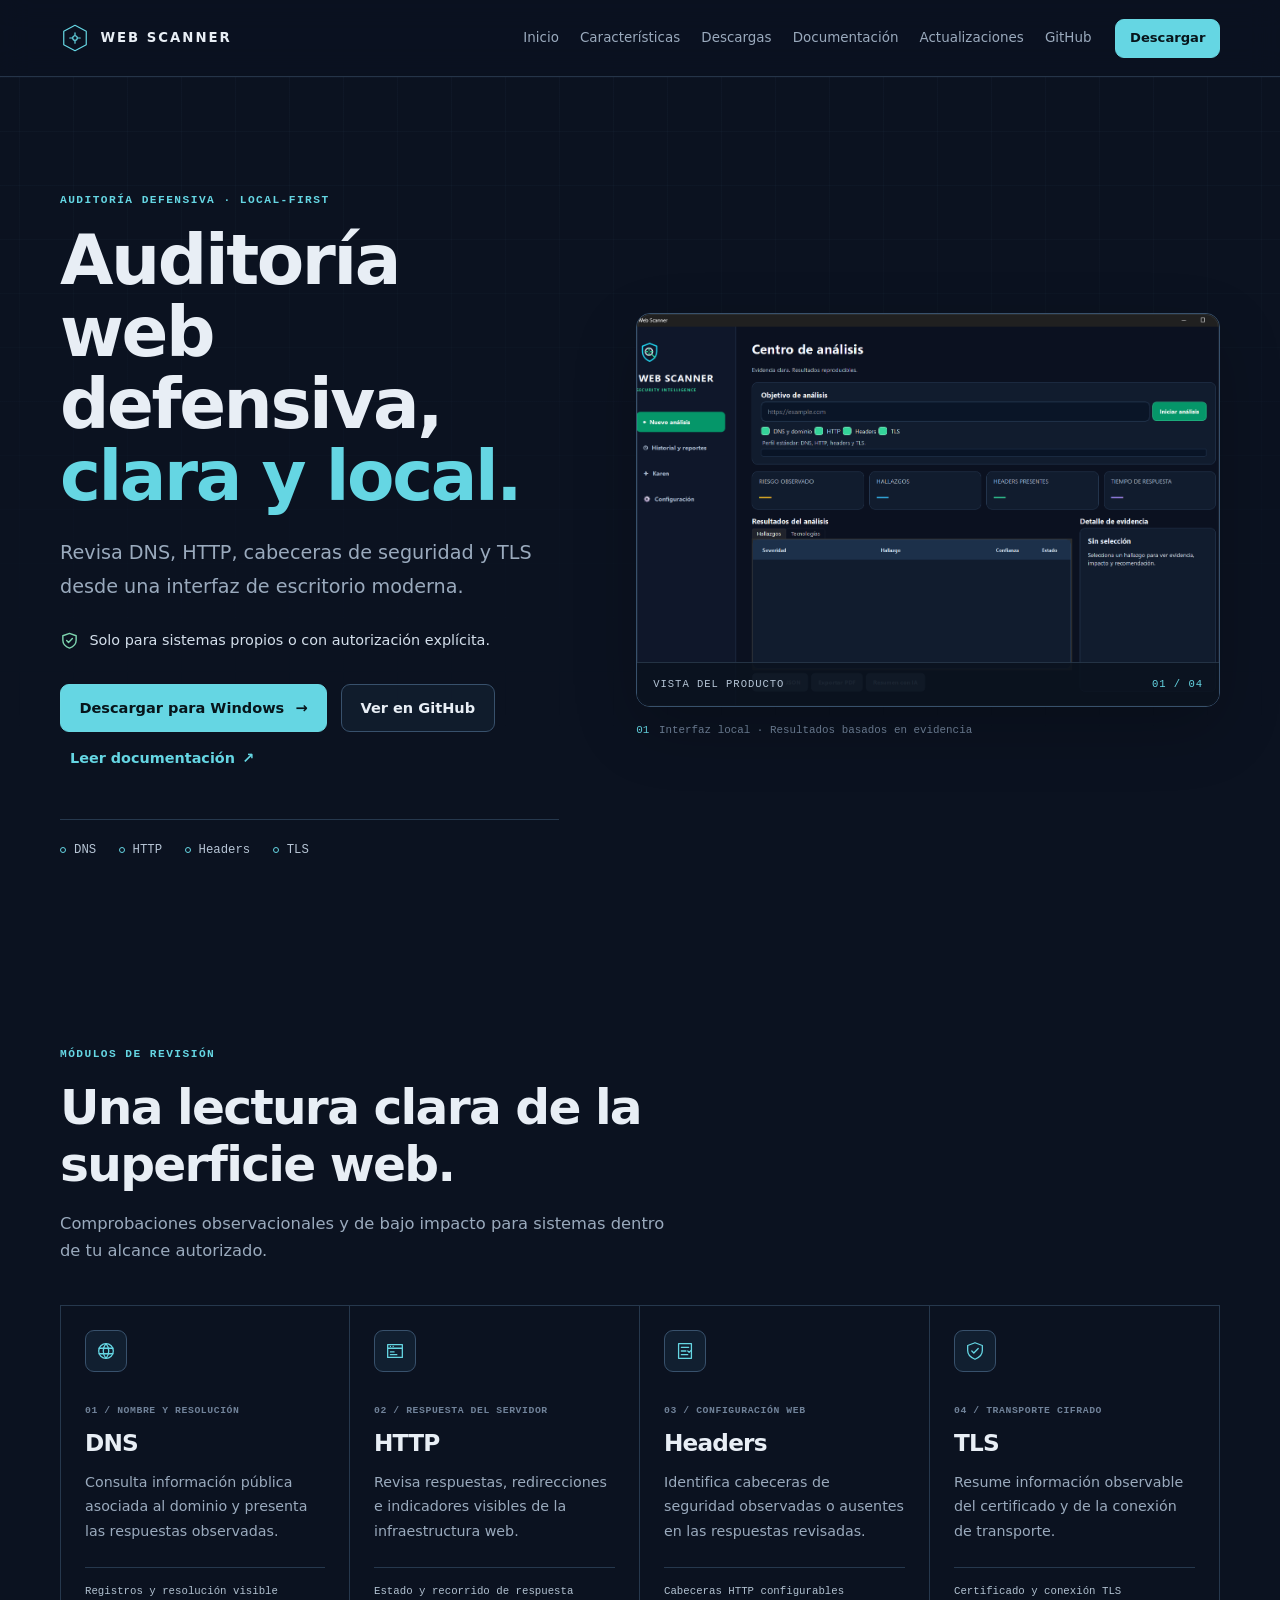
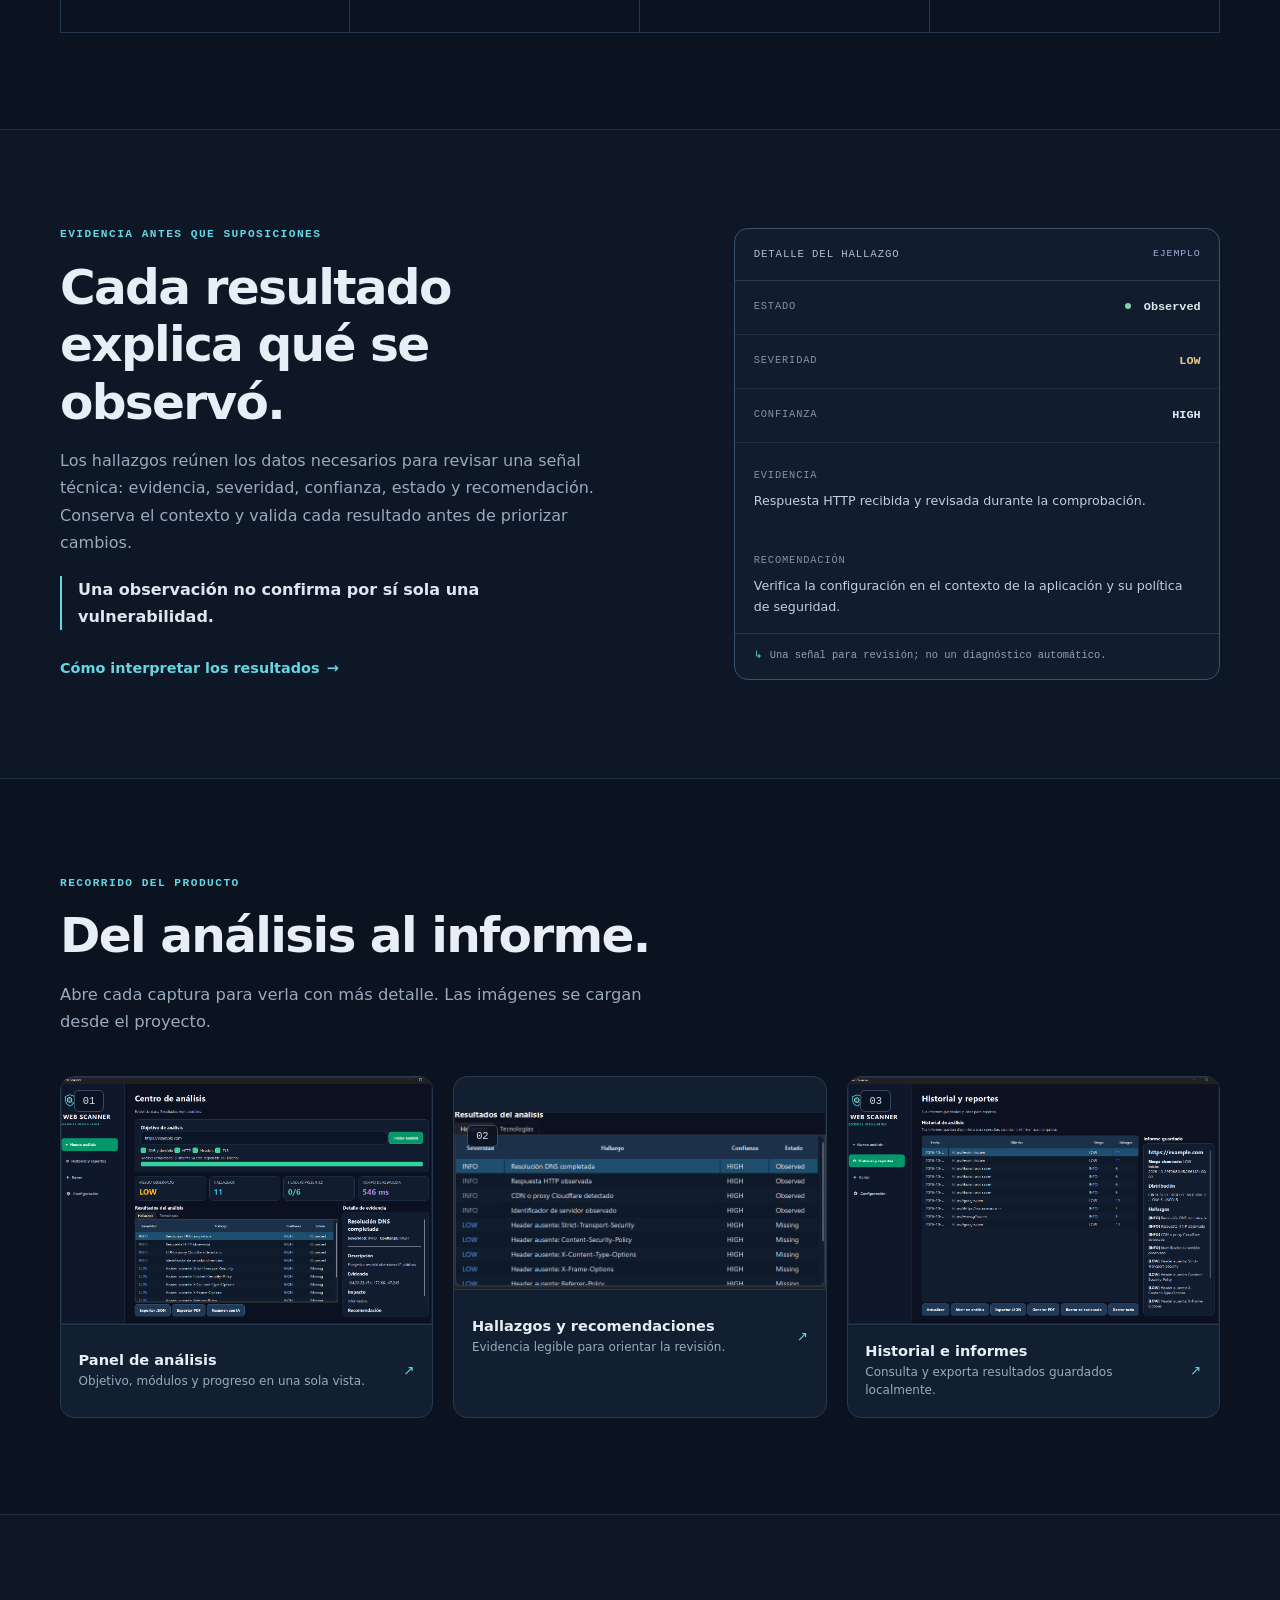
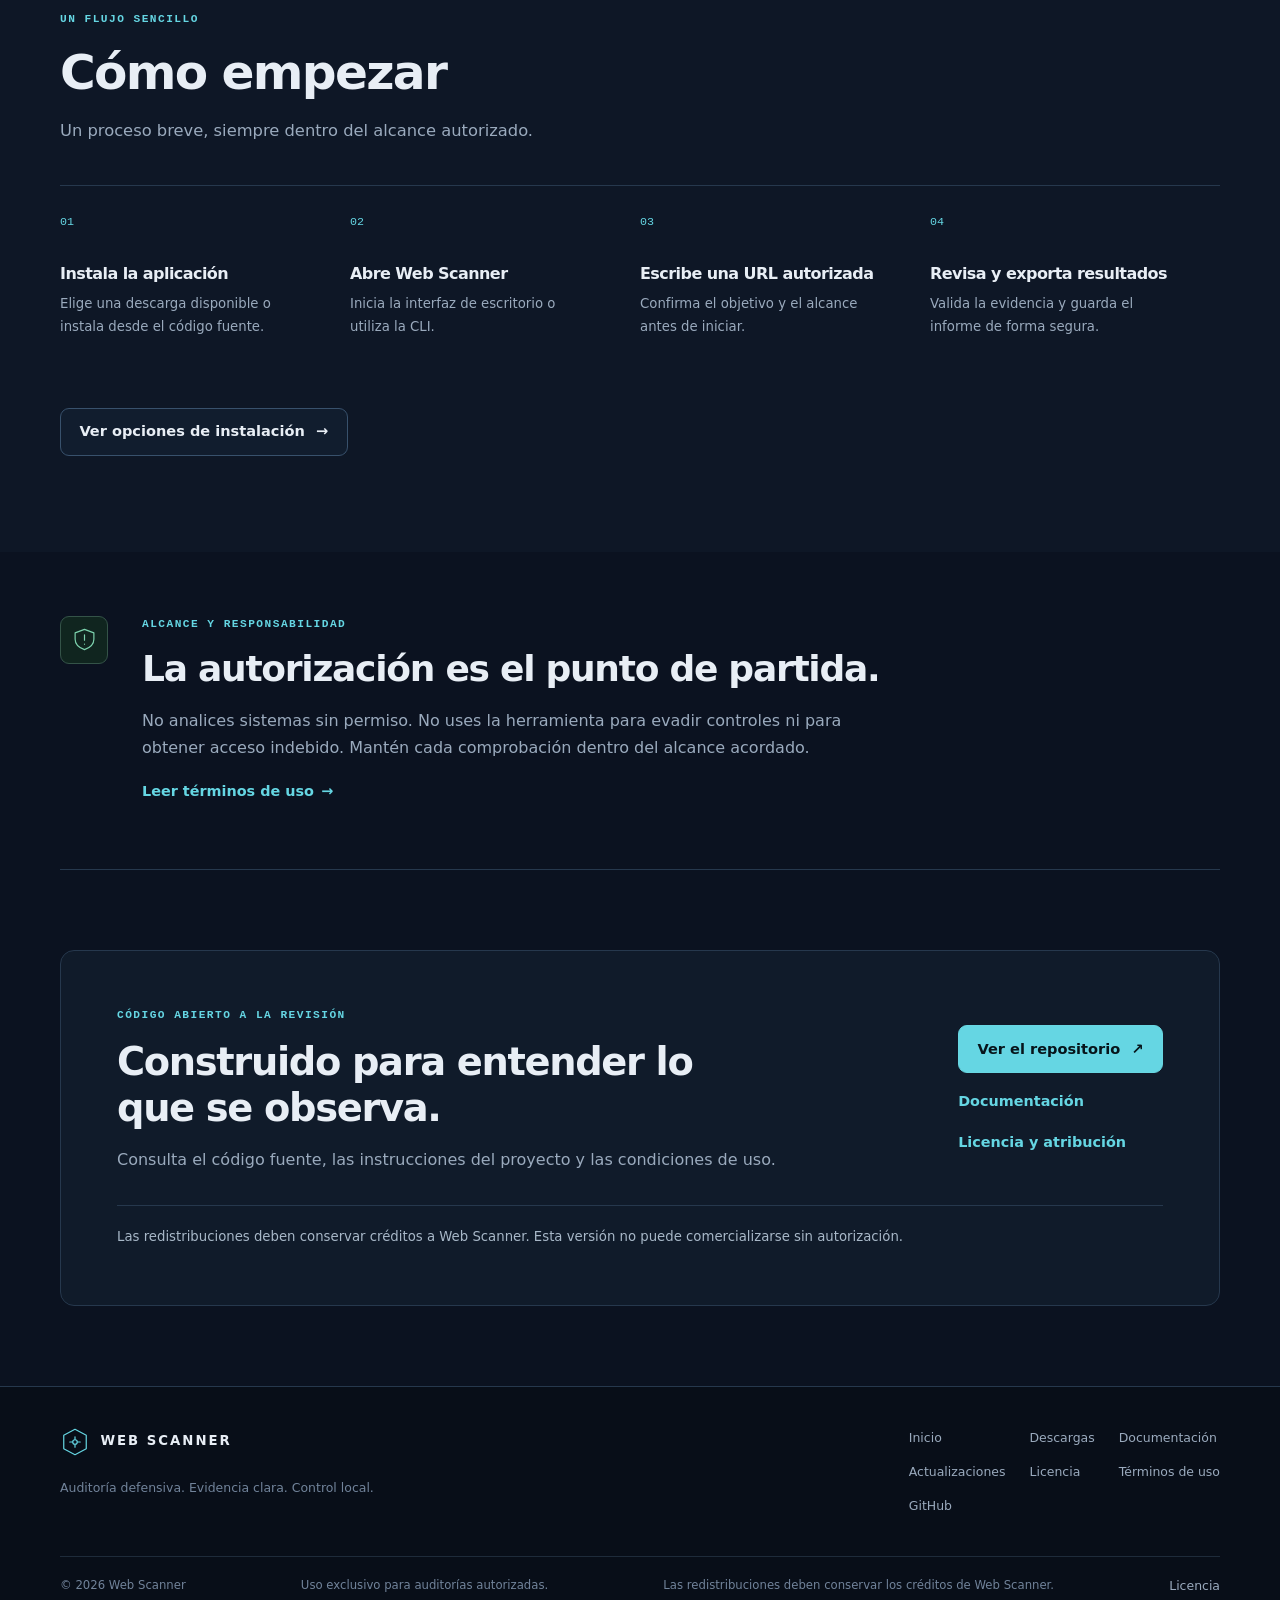
<file: index.html>
<!doctype html>
<html lang="es">
<head>
  <meta charset="utf-8">
  <meta name="viewport" content="width=device-width, initial-scale=1">
  <meta name="description" content="Web Scanner es una aplicación de escritorio y CLI para auditorías web defensivas, autorizadas y de bajo impacto.">
  <meta name="theme-color" content="#0b1220">
  <title>Web Scanner — Auditoría web defensiva</title>
  <link rel="icon" href="data:image/svg+xml,%3Csvg xmlns='http://www.w3.org/2000/svg' viewBox='0 0 40 40'%3E%3Cpath d='M20 3 35 11v18L20 37 5 29V11z' fill='none' stroke='%234bd8e8' stroke-width='2'/%3E%3Cpath d='M13 20h14M20 13v14' stroke='%234bd8e8' stroke-width='2'/%3E%3C/svg%3E">
  <link rel="stylesheet" href="css/styles.css">
  <script src="js/app.js" defer></script>
</head>
<body>
  <a class="skip-link" href="#contenido">Saltar al contenido</a>

  <header class="site-header">
    <div class="header-inner container">
      <a class="brand" href="index.html" aria-label="Web Scanner, inicio">
        <svg class="brand-mark" viewBox="0 0 40 40" aria-hidden="true" focusable="false">
          <path d="M20 3 35 11v18L20 37 5 29V11z"></path>
          <path d="M13 20h14M20 13v14"></path>
          <circle cx="20" cy="20" r="3"></circle>
        </svg>
        <span>WEB SCANNER</span>
      </a>

      <button class="menu-toggle" type="button" aria-expanded="false" aria-controls="primary-navigation" aria-label="Abrir menú de navegación">
        <span></span><span></span>
      </button>

      <nav class="primary-navigation" id="primary-navigation" aria-label="Navegación principal">
        <ul>
          <li><a href="#inicio" aria-current="location">Inicio</a></li>
          <li><a href="#caracteristicas">Características</a></li>
          <li><a href="descargas.html">Descargas</a></li>
          <li><a href="documentacion.html">Documentación</a></li>
          <li><a href="actualizaciones.html">Actualizaciones</a></li>
          <li><a href="https://github.com/muirsuelen27-pixel/Web__Scanner">GitHub</a></li>
        </ul>
        <a class="button button-small button-primary nav-download" href="descargas.html">Descargar</a>
      </nav>
    </div>
  </header>

  <main id="contenido">
    <section class="hero section-grid" id="inicio" aria-labelledby="hero-title">
      <div class="hero-copy container">
        <p class="eyebrow"><span class="status-dot" aria-hidden="true"></span> AUDITORÍA DEFENSIVA <span aria-hidden="true">·</span> LOCAL-FIRST</p>
        <h1 id="hero-title">Auditoría web defensiva, <span class="text-accent">clara y local.</span></h1>
        <p class="hero-description">Revisa DNS, HTTP, cabeceras de seguridad y TLS desde una interfaz de escritorio moderna.</p>
        <p class="authorization-note">
          <svg viewBox="0 0 20 20" aria-hidden="true" focusable="false"><path d="M10 2.5 17 5v4.7c0 4.1-2.8 6.7-7 8.3-4.2-1.6-7-4.2-7-8.3V5z"></path><path d="m7 10 2 2 4-4"></path></svg>
          Solo para sistemas propios o con autorización explícita.
        </p>
        <div class="hero-actions">
          <a class="button button-primary" href="descargas.html">Descargar para Windows <span aria-hidden="true">→</span></a>
          <a class="button button-secondary" href="https://github.com/muirsuelen27-pixel/Web__Scanner">Ver en GitHub</a>
          <a class="text-link" href="documentacion.html">Leer documentación <span aria-hidden="true">↗</span></a>
        </div>
        <div class="module-strip" aria-label="Módulos disponibles">
          <span><i aria-hidden="true"></i>DNS</span>
          <span><i aria-hidden="true"></i>HTTP</span>
          <span><i aria-hidden="true"></i>Headers</span>
          <span><i aria-hidden="true"></i>TLS</span>
        </div>
      </div>
      <figure class="hero-visual container reveal">
        <div class="image-frame hero-image-frame" data-image-frame>
          <!-- Reemplaza esta captura por una imagen de demostración sin datos privados. -->
          <img src="assets/images/dashboard-preview.png" alt="Panel de Web Scanner con módulos de revisión, métricas y resultados de un análisis de demostración" width="1437" height="932" fetchpriority="high">
          <span class="image-fallback" aria-hidden="true">Vista previa del panel de análisis</span>
          <span class="frame-label">VISTA DEL PRODUCTO <span>01 / 04</span></span>
        </div>
        <figcaption class="hero-caption"><span>01</span> Interfaz local · Resultados basados en evidencia</figcaption>
      </figure>
    </section>

    <section class="content-section container" id="caracteristicas" aria-labelledby="features-title">
      <div class="section-heading reveal">
        <p class="eyebrow">MÓDULOS DE REVISIÓN</p>
        <h2 id="features-title">Una lectura clara de la superficie web.</h2>
        <p>Comprobaciones observacionales y de bajo impacto para sistemas dentro de tu alcance autorizado.</p>
      </div>
      <div class="feature-grid">
        <article class="feature-card reveal">
          <span class="feature-icon" aria-hidden="true"><svg viewBox="0 0 24 24"><circle cx="12" cy="12" r="8"></circle><path d="M4.5 9h15M4.5 15h15M12 4c2 2.2 3 4.9 3 8s-1 5.8-3 8c-2-2.2-3-4.9-3-8s1-5.8 3-8Z"></path></svg></span>
          <p class="eyebrow">01 / NOMBRE Y RESOLUCIÓN</p>
          <h3>DNS</h3>
          <p>Consulta información pública asociada al dominio y presenta las respuestas observadas.</p>
          <span class="feature-detail">Registros y resolución visible</span>
        </article>
        <article class="feature-card reveal">
          <span class="feature-icon" aria-hidden="true"><svg viewBox="0 0 24 24"><path d="M4 5h16v14H4zM4 9h16"></path><path d="M7 7h.01M10 7h.01M7 13h4M7 16h7"></path></svg></span>
          <p class="eyebrow">02 / RESPUESTA DEL SERVIDOR</p>
          <h3>HTTP</h3>
          <p>Revisa respuestas, redirecciones e indicadores visibles de la infraestructura web.</p>
          <span class="feature-detail">Estado y recorrido de respuesta</span>
        </article>
        <article class="feature-card reveal">
          <span class="feature-icon" aria-hidden="true"><svg viewBox="0 0 24 24"><path d="M5 4h14v16H5zM8 8h8M8 12h5M8 16h7"></path><path d="m15 12 1.5 1.5L19 11"></path></svg></span>
          <p class="eyebrow">03 / CONFIGURACIÓN WEB</p>
          <h3>Headers</h3>
          <p>Identifica cabeceras de seguridad observadas o ausentes en las respuestas revisadas.</p>
          <span class="feature-detail">Cabeceras HTTP configurables</span>
        </article>
        <article class="feature-card reveal">
          <span class="feature-icon" aria-hidden="true"><svg viewBox="0 0 24 24"><path d="M12 3 20 6v5.5c0 4.5-3 7.6-8 9.5-5-1.9-8-5-8-9.5V6z"></path><path d="m8.5 12 2.2 2.2 4.8-5"></path></svg></span>
          <p class="eyebrow">04 / TRANSPORTE CIFRADO</p>
          <h3>TLS</h3>
          <p>Resume información observable del certificado y de la conexión de transporte.</p>
          <span class="feature-detail">Certificado y conexión TLS</span>
        </article>
      </div>
    </section>

    <section class="evidence-section" aria-labelledby="evidence-title">
      <div class="container evidence-layout">
        <div class="evidence-copy reveal">
          <p class="eyebrow">EVIDENCIA ANTES QUE SUPOSICIONES</p>
          <h2 id="evidence-title">Cada resultado explica qué se observó.</h2>
          <p>Los hallazgos reúnen los datos necesarios para revisar una señal técnica: evidencia, severidad, confianza, estado y recomendación. Conserva el contexto y valida cada resultado antes de priorizar cambios.</p>
          <p class="evidence-caveat"><strong>Una observación no confirma por sí sola una vulnerabilidad.</strong></p>
          <a class="text-link" href="documentacion.html#interpretacion">Cómo interpretar los resultados <span aria-hidden="true">→</span></a>
        </div>
        <div class="data-panel reveal" aria-label="Ejemplo de información de un hallazgo observado">
          <div class="data-panel-header"><span>DETALLE DEL HALLAZGO</span><span class="panel-indicator">EJEMPLO</span></div>
          <div class="data-row"><span>ESTADO</span><strong><i class="state-mark" aria-hidden="true"></i> Observed</strong></div>
          <div class="data-row"><span>SEVERIDAD</span><strong class="severity-label">LOW</strong></div>
          <div class="data-row"><span>CONFIANZA</span><strong>HIGH</strong></div>
          <div class="data-evidence"><span>EVIDENCIA</span><p>Respuesta HTTP recibida y revisada durante la comprobación.</p></div>
          <div class="data-recommendation"><span>RECOMENDACIÓN</span><p>Verifica la configuración en el contexto de la aplicación y su política de seguridad.</p></div>
          <div class="panel-footnote"><span aria-hidden="true">↳</span> Una señal para revisión; no un diagnóstico automático.</div>
        </div>
      </div>
    </section>

    <section class="content-section container" aria-labelledby="screenshots-title">
      <div class="section-heading reveal">
        <p class="eyebrow">RECORRIDO DEL PRODUCTO</p>
        <h2 id="screenshots-title">Del análisis al informe.</h2>
        <p>Abre cada captura para verla con más detalle. Las imágenes se cargan desde el proyecto.</p>
      </div>
      <div class="screenshot-grid">
        <button class="shot-card reveal" type="button" data-image-dialog data-image-src="assets/images/analysis-panel.png" data-image-alt="Panel de análisis con objetivo autorizado, módulos disponibles y avance de la revisión" aria-label="Ampliar captura: Panel de análisis">
          <span class="image-frame shot-image" data-image-frame>
            <!-- Reemplaza con una captura de demostración sin datos privados. -->
            <img src="assets/images/analysis-panel.png" alt="Panel de análisis completado con métricas, módulos revisados, hallazgos y detalle de evidencia" width="1435" height="923" loading="lazy">
            <span class="image-fallback" aria-hidden="true">Captura del análisis</span>
            <span class="shot-number">01</span>
          </span>
          <span class="shot-copy"><span><strong>Panel de análisis</strong><small>Objetivo, módulos y progreso en una sola vista.</small></span><span class="shot-open" aria-hidden="true">↗</span></span>
        </button>
        <button class="shot-card reveal" type="button" data-image-dialog data-image-src="assets/images/findings.png" data-image-alt="Tabla de hallazgos con estado, severidad, confianza y recomendación" aria-label="Ampliar captura: Hallazgos y recomendaciones">
          <span class="image-frame shot-image" data-image-frame>
            <!-- Reemplaza con una captura de demostración sin datos privados. -->
            <img src="assets/images/findings.png" alt="Detalle ampliado de la tabla de hallazgos con severidad, confianza y estado observado" width="762" height="366" loading="lazy">
            <span class="image-fallback" aria-hidden="true">Captura de hallazgos</span>
            <span class="shot-number">02</span>
          </span>
          <span class="shot-copy"><span><strong>Hallazgos y recomendaciones</strong><small>Evidencia legible para orientar la revisión.</small></span><span class="shot-open" aria-hidden="true">↗</span></span>
        </button>
        <button class="shot-card reveal" type="button" data-image-dialog data-image-src="assets/images/history.png" data-image-alt="Historial local de análisis con informes guardados y opciones de exportación" aria-label="Ampliar captura: Historial e informes">
          <span class="image-frame shot-image" data-image-frame>
            <!-- Reemplaza con una captura de demostración sin datos privados. -->
            <img src="assets/images/history.png" alt="Historial local de análisis con informes guardados y opciones de exportación" width="1437" height="927" loading="lazy">
            <span class="image-fallback" aria-hidden="true">Captura del historial</span>
            <span class="shot-number">03</span>
          </span>
          <span class="shot-copy"><span><strong>Historial e informes</strong><small>Consulta y exporta resultados guardados localmente.</small></span><span class="shot-open" aria-hidden="true">↗</span></span>
        </button>
      </div>
    </section>

    <section class="getting-started" aria-labelledby="getting-started-title">
      <div class="container">
        <div class="section-heading reveal">
          <p class="eyebrow">UN FLUJO SENCILLO</p>
          <h2 id="getting-started-title">Cómo empezar</h2>
          <p>Un proceso breve, siempre dentro del alcance autorizado.</p>
        </div>
        <ol class="steps-grid">
          <li class="step-card reveal"><span class="step-index">01</span><h3>Instala la aplicación</h3><p>Elige una descarga disponible o instala desde el código fuente.</p></li>
          <li class="step-card reveal"><span class="step-index">02</span><h3>Abre Web Scanner</h3><p>Inicia la interfaz de escritorio o utiliza la CLI.</p></li>
          <li class="step-card reveal"><span class="step-index">03</span><h3>Escribe una URL autorizada</h3><p>Confirma el objetivo y el alcance antes de iniciar.</p></li>
          <li class="step-card reveal"><span class="step-index">04</span><h3>Revisa y exporta resultados</h3><p>Valida la evidencia y guarda el informe de forma segura.</p></li>
        </ol>
        <a class="button button-secondary reveal" href="descargas.html">Ver opciones de instalación <span aria-hidden="true">→</span></a>
      </div>
    </section>

    <section class="responsible-section container" aria-labelledby="responsible-title">
      <div class="responsible-mark" aria-hidden="true">
        <svg viewBox="0 0 32 32"><path d="M16 3 28 7.5v8.2c0 6.2-4.5 10.7-12 13.3C8.5 26.4 4 21.9 4 15.7V7.5z"></path><path d="M16 10v7M16 22h.01"></path></svg>
      </div>
      <div>
        <p class="eyebrow">ALCANCE Y RESPONSABILIDAD</p>
        <h2 id="responsible-title">La autorización es el punto de partida.</h2>
        <p>No analices sistemas sin permiso. No uses la herramienta para evadir controles ni para obtener acceso indebido. Mantén cada comprobación dentro del alcance acordado.</p>
        <a class="text-link" href="terminos.html">Leer términos de uso <span aria-hidden="true">→</span></a>
      </div>
    </section>

    <section class="community-section" aria-labelledby="community-title">
      <div class="container community-layout reveal">
        <div>
          <p class="eyebrow">CÓDIGO ABIERTO A LA REVISIÓN</p>
          <h2 id="community-title">Construido para entender lo que se observa.</h2>
          <p>Consulta el código fuente, las instrucciones del proyecto y las condiciones de uso.</p>
        </div>
        <div class="community-actions">
          <a class="button button-primary" href="https://github.com/muirsuelen27-pixel/Web__Scanner">Ver el repositorio <span aria-hidden="true">↗</span></a>
          <a class="text-link" href="documentacion.html">Documentación</a>
          <a class="text-link" href="licencia.html">Licencia y atribución</a>
        </div>
        <p class="community-note">Las redistribuciones deben conservar créditos a Web Scanner. Esta versión no puede comercializarse sin autorización.</p>
      </div>
    </section>
  </main>

  <footer class="site-footer">
    <div class="container footer-main">
      <div class="footer-brand">
        <a class="brand" href="index.html" aria-label="Web Scanner, inicio">
          <svg class="brand-mark" viewBox="0 0 40 40" aria-hidden="true" focusable="false"><path d="M20 3 35 11v18L20 37 5 29V11z"></path><path d="M13 20h14M20 13v14"></path><circle cx="20" cy="20" r="3"></circle></svg>
          <span>WEB SCANNER</span>
        </a>
        <p>Auditoría defensiva. Evidencia clara. Control local.</p>
      </div>
      <nav class="footer-navigation" aria-label="Enlaces del pie de página">
        <a href="index.html">Inicio</a>
        <a href="descargas.html">Descargas</a>
        <a href="documentacion.html">Documentación</a>
        <a href="actualizaciones.html">Actualizaciones</a>
        <a href="licencia.html">Licencia</a>
        <a href="terminos.html">Términos de uso</a>
        <a href="https://github.com/muirsuelen27-pixel/Web__Scanner">GitHub</a>
      </nav>
    </div>
    <div class="container footer-bottom">
      <span>© <span data-current-year>2026</span> Web Scanner</span>
      <span>Uso exclusivo para auditorías autorizadas.</span>
      <span class="footer-attribution">Las redistribuciones deben conservar los créditos de Web Scanner.</span>
      <a href="licencia.html">Licencia</a>
    </div>
  </footer>

  <dialog class="image-dialog" id="image-dialog" aria-labelledby="image-dialog-title">
    <div class="dialog-toolbar">
      <p id="image-dialog-title">Captura de Web Scanner</p>
      <button class="dialog-close" type="button" data-dialog-close aria-label="Cerrar vista ampliada">Cerrar <span aria-hidden="true">×</span></button>
    </div>
    <img class="dialog-image" src="assets/images/analysis-panel.png" alt="Captura ampliada del panel de análisis de Web Scanner" width="1435" height="923" loading="lazy">
  </dialog>

  <button class="back-to-top" type="button" data-back-to-top aria-label="Volver arriba">
    <svg viewBox="0 0 20 20" aria-hidden="true"><path d="m4 12 6-6 6 6"></path></svg>
  </button>
</body>
</html>
</file>
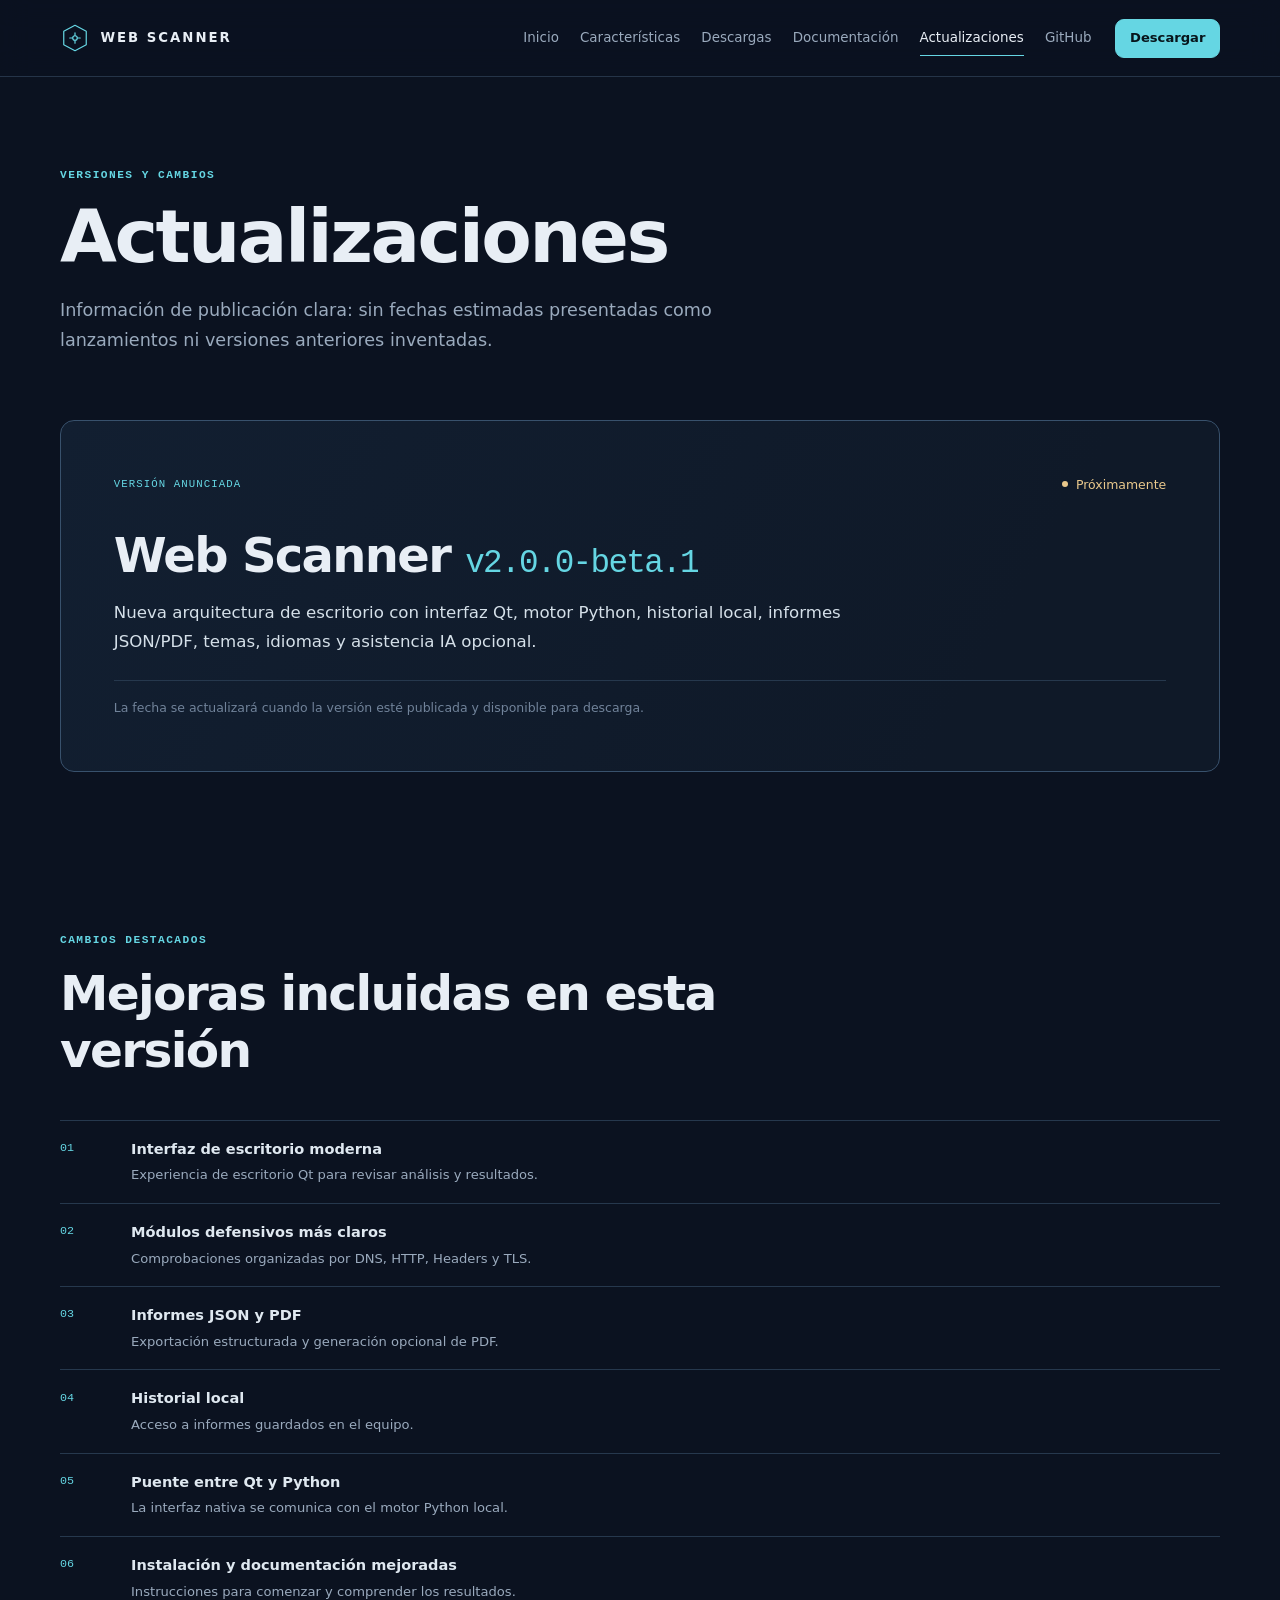
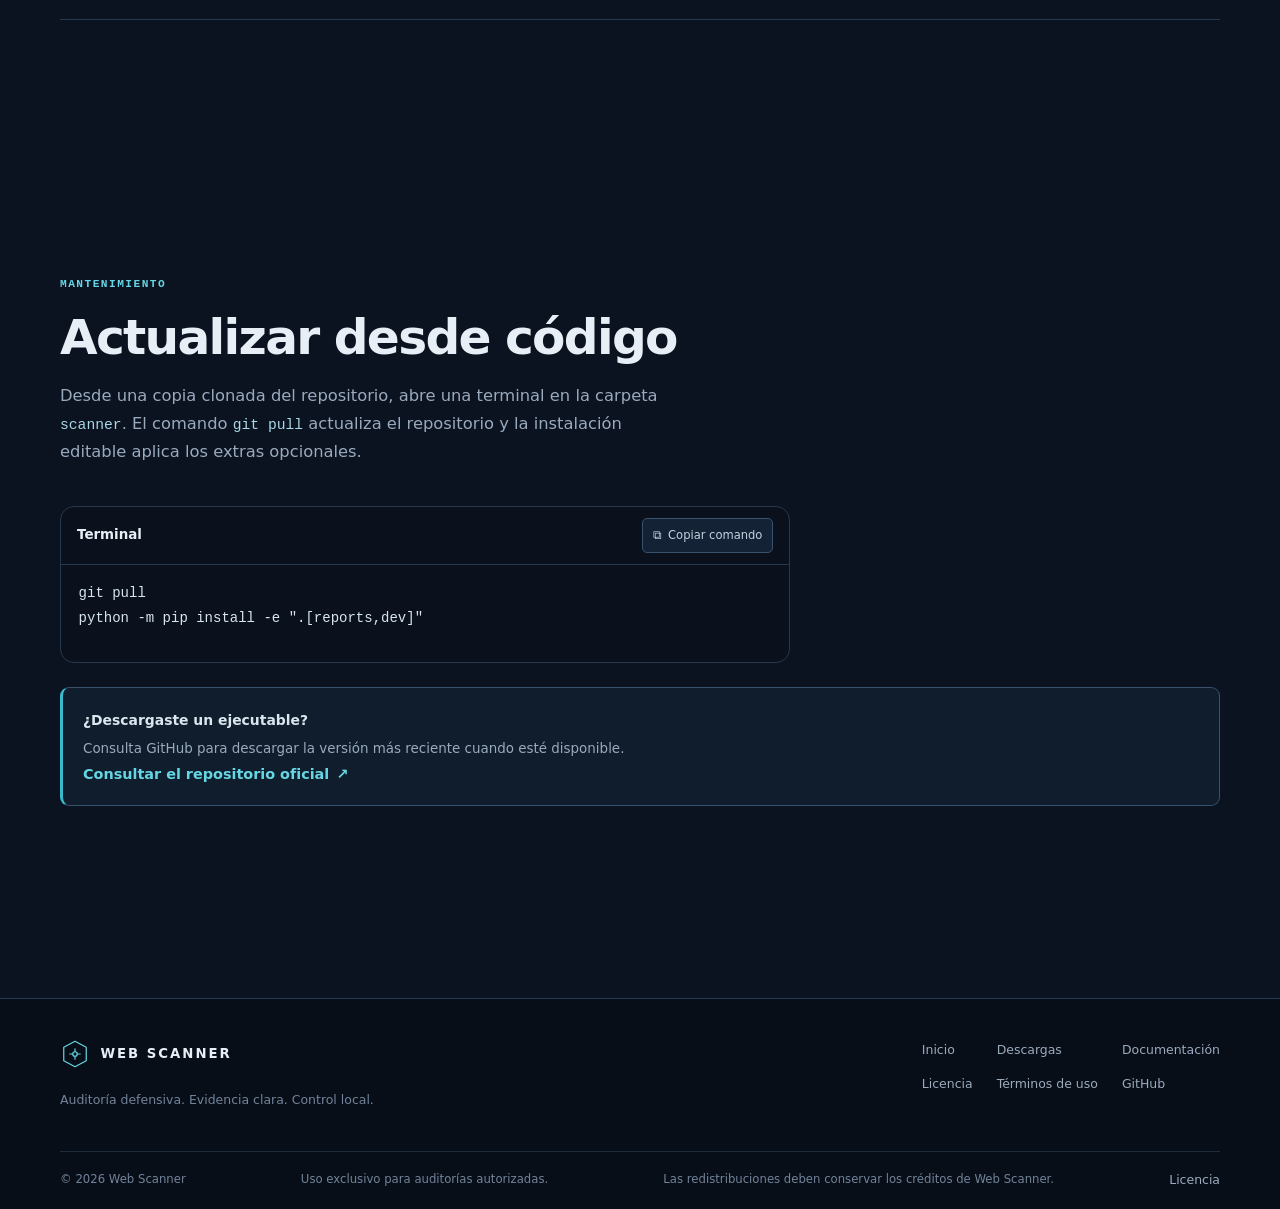
<file: actualizaciones.html>
<!doctype html>
<html lang="es">
<head>
  <meta charset="utf-8">
  <meta name="viewport" content="width=device-width, initial-scale=1">
  <meta name="description" content="Consulta la versión anunciada y las instrucciones de actualización de Web Scanner.">
  <meta name="theme-color" content="#0b1220">
  <title>Actualizaciones — Web Scanner</title>
  <link rel="icon" href="data:image/svg+xml,%3Csvg xmlns='http://www.w3.org/2000/svg' viewBox='0 0 40 40'%3E%3Cpath d='M20 3 35 11v18L20 37 5 29V11z' fill='none' stroke='%234bd8e8' stroke-width='2'/%3E%3Cpath d='M13 20h14M20 13v14' stroke='%234bd8e8' stroke-width='2'/%3E%3C/svg%3E">
  <link rel="stylesheet" href="css/styles.css">
  <script src="js/app.js" defer></script>
</head>
<body>
  <a class="skip-link" href="#contenido">Saltar al contenido</a>
  <header class="site-header">
    <div class="header-inner container">
      <a class="brand" href="index.html" aria-label="Web Scanner, inicio"><svg class="brand-mark" viewBox="0 0 40 40" aria-hidden="true" focusable="false"><path d="M20 3 35 11v18L20 37 5 29V11z"></path><path d="M13 20h14M20 13v14"></path><circle cx="20" cy="20" r="3"></circle></svg><span>WEB SCANNER</span></a>
      <button class="menu-toggle" type="button" aria-expanded="false" aria-controls="primary-navigation" aria-label="Abrir menú de navegación"><span></span><span></span></button>
      <nav class="primary-navigation" id="primary-navigation" aria-label="Navegación principal">
        <ul><li><a href="index.html">Inicio</a></li><li><a href="index.html#caracteristicas">Características</a></li><li><a href="descargas.html">Descargas</a></li><li><a href="documentacion.html">Documentación</a></li><li><a href="actualizaciones.html" aria-current="page">Actualizaciones</a></li><li><a href="https://github.com/muirsuelen27-pixel/Web__Scanner">GitHub</a></li></ul>
        <a class="button button-small button-primary nav-download" href="descargas.html">Descargar</a>
      </nav>
    </div>
  </header>

  <main class="page-main container" id="contenido">
    <header class="page-intro reveal">
      <p class="eyebrow">VERSIONES Y CAMBIOS</p>
      <h1>Actualizaciones</h1>
      <p>Información de publicación clara: sin fechas estimadas presentadas como lanzamientos ni versiones anteriores inventadas.</p>
    </header>

    <section aria-labelledby="release-title">
      <article class="release-card reveal">
        <div class="release-topline"><span class="release-badge">VERSIÓN ANUNCIADA</span><span class="release-date"><span aria-hidden="true"></span> Próximamente</span></div>
        <!-- Sustituye la versión y la fecha solo cuando exista una publicación oficial. -->
        <h2 id="release-title">Web Scanner <span>v2.0.0-beta.1</span></h2>
        <p class="release-description">Nueva arquitectura de escritorio con interfaz Qt, motor Python, historial local, informes JSON/PDF, temas, idiomas y asistencia IA opcional.</p>
        <p class="release-note">La fecha se actualizará cuando la versión esté publicada y disponible para descarga.</p>
      </article>
    </section>

    <section class="content-section" aria-labelledby="improvements-title">
      <div class="section-heading reveal"><p class="eyebrow">CAMBIOS DESTACADOS</p><h2 id="improvements-title">Mejoras incluidas en esta versión</h2></div>
      <ul class="change-list">
        <li class="reveal"><span class="change-index">01</span><span><strong>Interfaz de escritorio moderna</strong><small>Experiencia de escritorio Qt para revisar análisis y resultados.</small></span></li>
        <li class="reveal"><span class="change-index">02</span><span><strong>Módulos defensivos más claros</strong><small>Comprobaciones organizadas por DNS, HTTP, Headers y TLS.</small></span></li>
        <li class="reveal"><span class="change-index">03</span><span><strong>Informes JSON y PDF</strong><small>Exportación estructurada y generación opcional de PDF.</small></span></li>
        <li class="reveal"><span class="change-index">04</span><span><strong>Historial local</strong><small>Acceso a informes guardados en el equipo.</small></span></li>
        <li class="reveal"><span class="change-index">05</span><span><strong>Puente entre Qt y Python</strong><small>La interfaz nativa se comunica con el motor Python local.</small></span></li>
        <li class="reveal"><span class="change-index">06</span><span><strong>Instalación y documentación mejoradas</strong><small>Instrucciones para comenzar y comprender los resultados.</small></span></li>
      </ul>
    </section>

    <section class="content-section update-instructions" aria-labelledby="update-title">
      <div class="section-heading reveal"><p class="eyebrow">MANTENIMIENTO</p><h2 id="update-title">Actualizar desde código</h2><p>Desde una copia clonada del repositorio, abre una terminal en la carpeta <code>scanner</code>. El comando <code>git pull</code> actualiza el repositorio y la instalación editable aplica los extras opcionales.</p></div>
      <div class="code-card reveal">
        <div class="code-heading"><h3>Terminal</h3><button class="copy-button" type="button" data-copy-command data-copy-target="update-command"><span aria-hidden="true">⧉</span> Copiar comando</button></div>
        <pre><code id="update-command">git pull
python -m pip install -e ".[reports,dev]"</code></pre>
        <p class="copy-status" aria-live="polite"></p>
      </div>
      <aside class="notice notice-info reveal"><strong>¿Descargaste un ejecutable?</strong><p>Consulta GitHub para descargar la versión más reciente cuando esté disponible.</p><a class="text-link" href="https://github.com/muirsuelen27-pixel/Web__Scanner">Consultar el repositorio oficial <span aria-hidden="true">↗</span></a></aside>
    </section>
  </main>

  <footer class="site-footer">
    <div class="container footer-main"><div class="footer-brand"><a class="brand" href="index.html"><svg class="brand-mark" viewBox="0 0 40 40" aria-hidden="true"><path d="M20 3 35 11v18L20 37 5 29V11z"></path><path d="M13 20h14M20 13v14"></path><circle cx="20" cy="20" r="3"></circle></svg><span>WEB SCANNER</span></a><p>Auditoría defensiva. Evidencia clara. Control local.</p></div><nav class="footer-navigation" aria-label="Enlaces del pie de página"><a href="index.html">Inicio</a><a href="descargas.html">Descargas</a><a href="documentacion.html">Documentación</a><a href="licencia.html">Licencia</a><a href="terminos.html">Términos de uso</a><a href="https://github.com/muirsuelen27-pixel/Web__Scanner">GitHub</a></nav></div>
    <div class="container footer-bottom"><span>© <span data-current-year>2026</span> Web Scanner</span><span>Uso exclusivo para auditorías autorizadas.</span><span class="footer-attribution">Las redistribuciones deben conservar los créditos de Web Scanner.</span><a href="licencia.html">Licencia</a></div>
  </footer>
  <button class="back-to-top" type="button" data-back-to-top aria-label="Volver arriba"><svg viewBox="0 0 20 20" aria-hidden="true"><path d="m4 12 6-6 6 6"></path></svg></button>
</body>
</html>
</file>
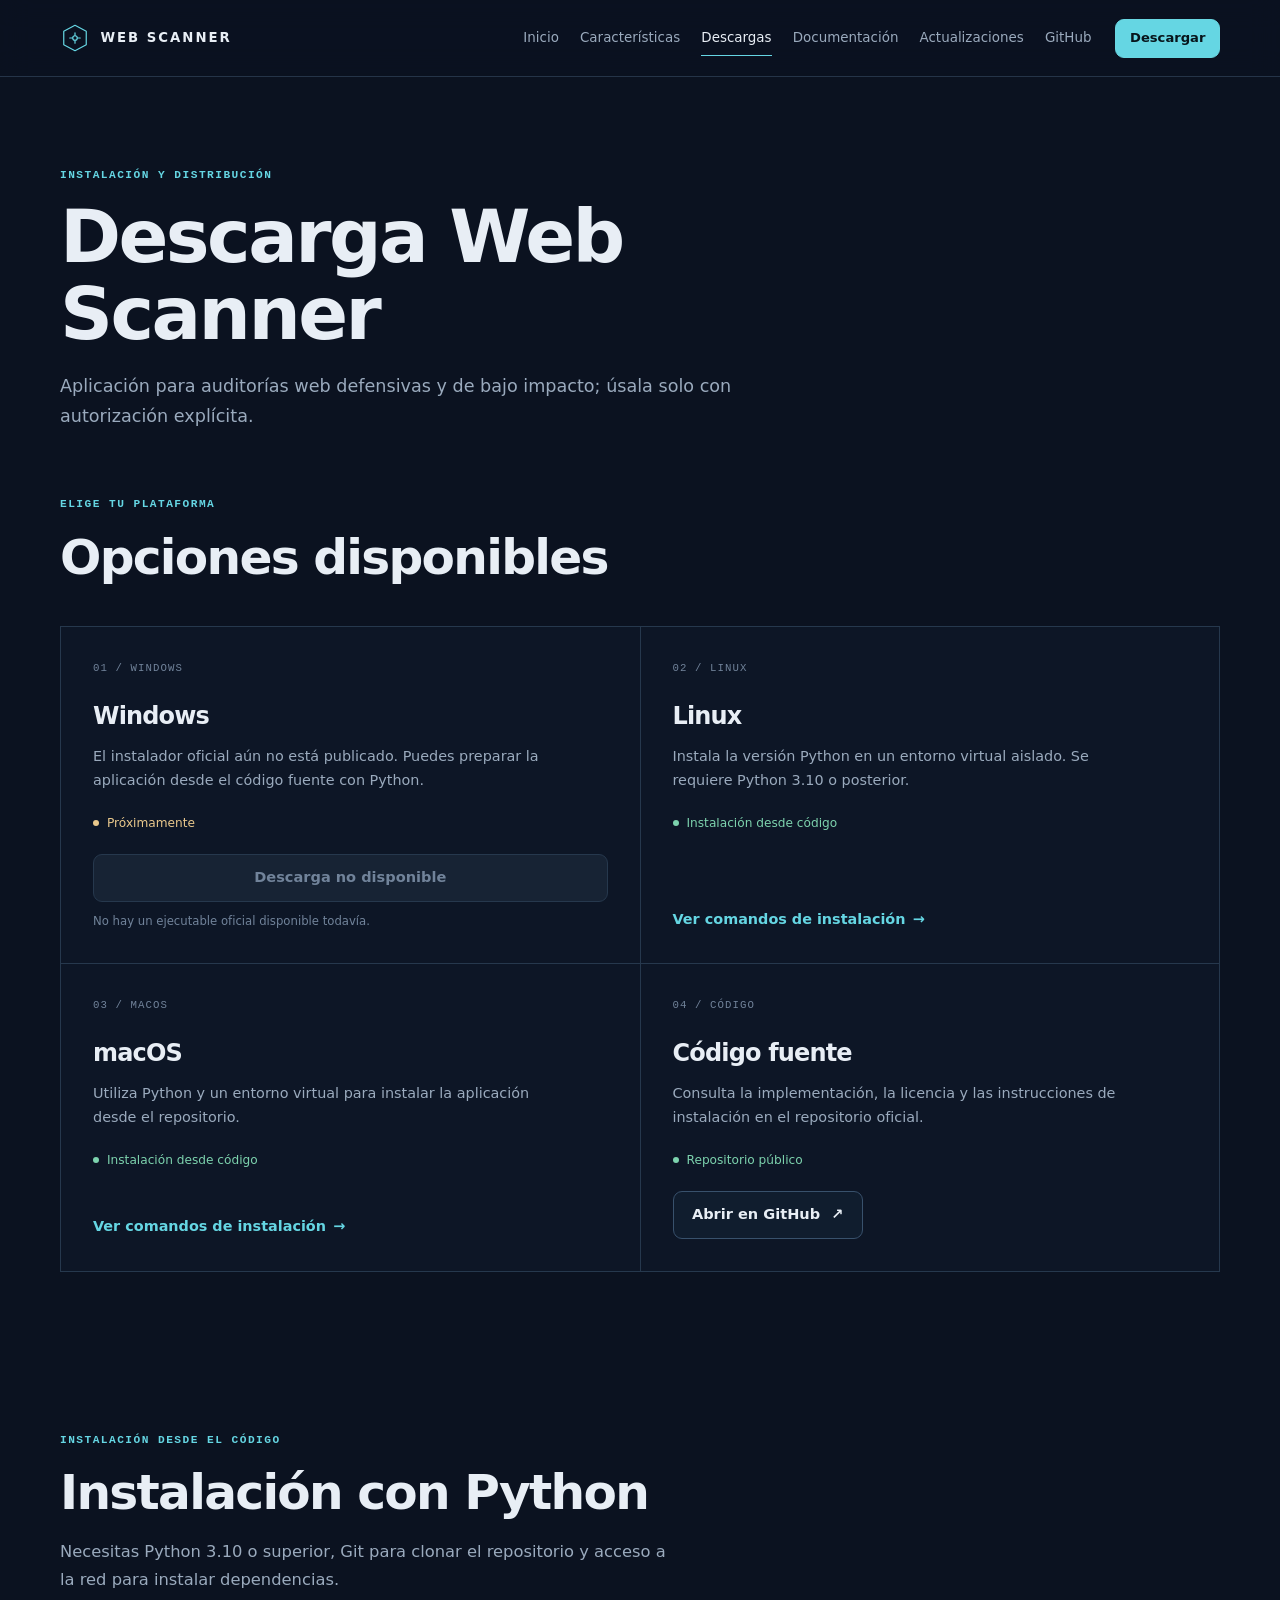
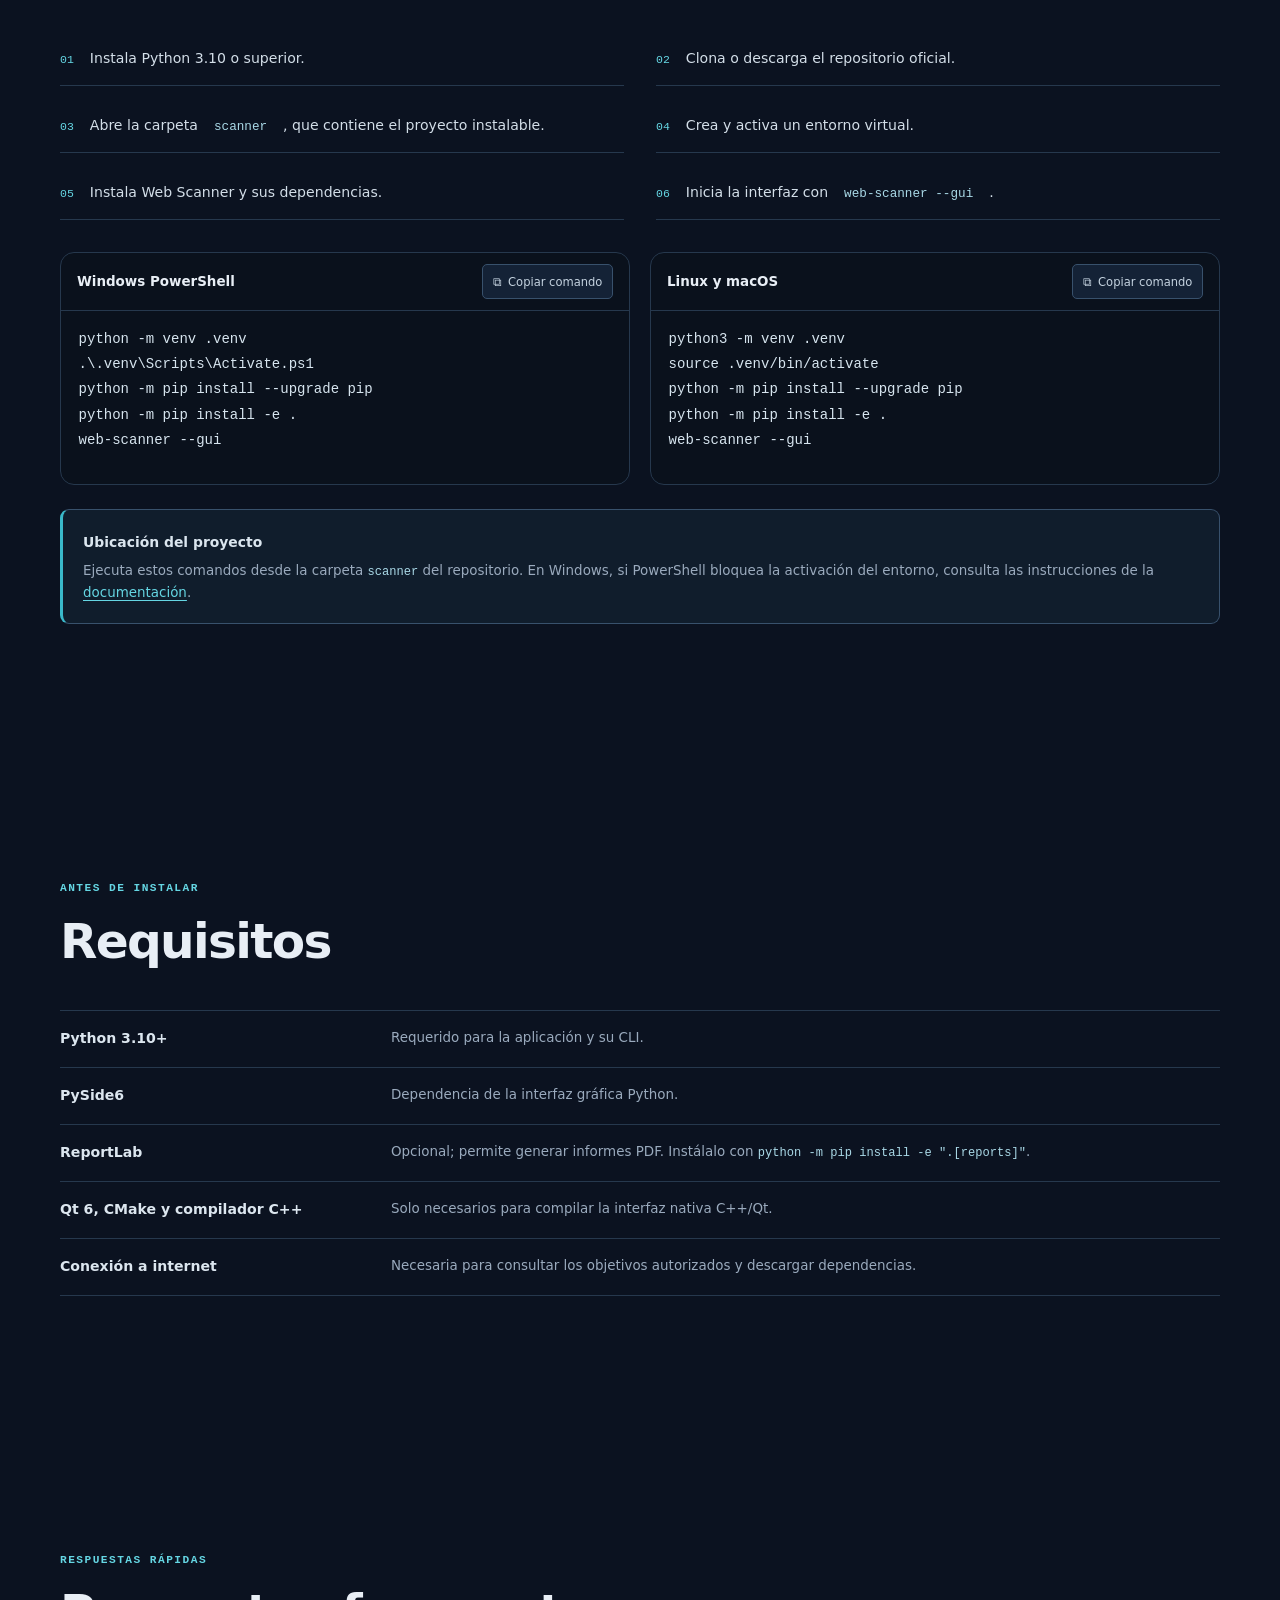
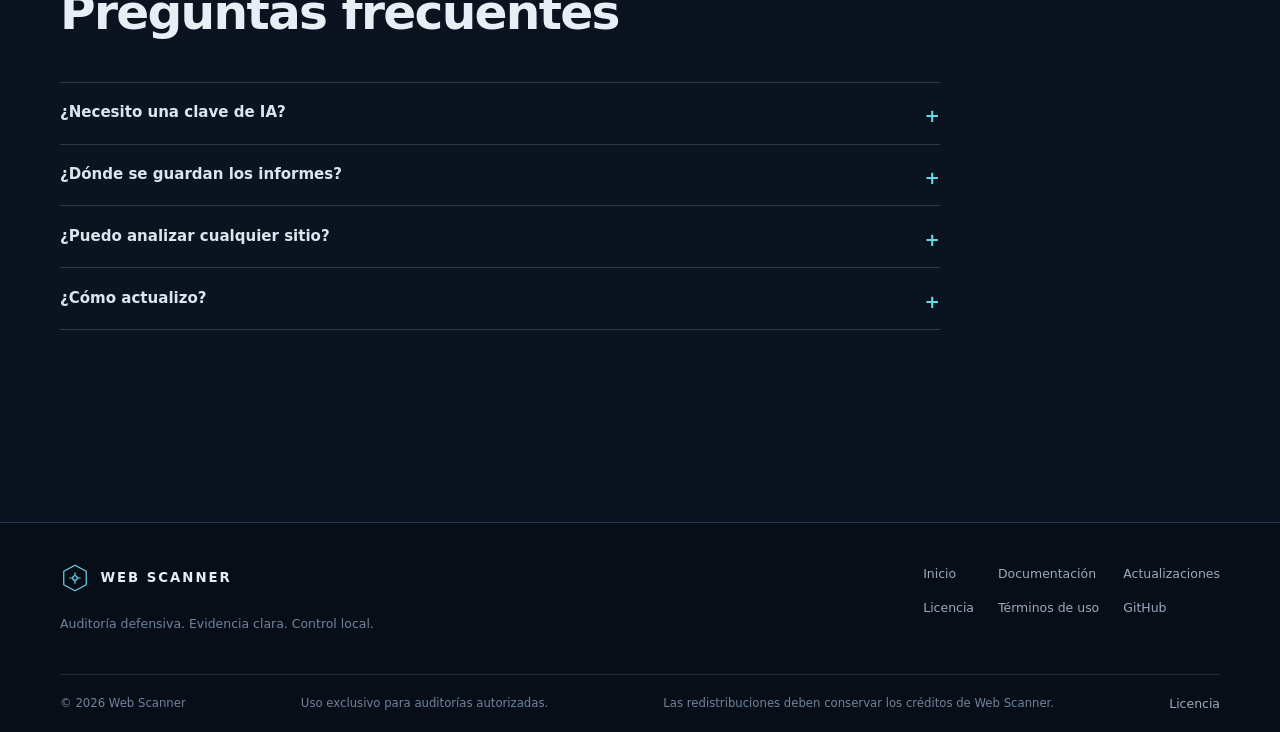
<file: descargas.html>
<!doctype html>
<html lang="es">
<head>
  <meta charset="utf-8">
  <meta name="viewport" content="width=device-width, initial-scale=1">
  <meta name="description" content="Descarga Web Scanner o instálalo con Python en Windows, Linux y macOS.">
  <meta name="theme-color" content="#0b1220">
  <title>Descargas — Web Scanner</title>
  <link rel="icon" href="data:image/svg+xml,%3Csvg xmlns='http://www.w3.org/2000/svg' viewBox='0 0 40 40'%3E%3Cpath d='M20 3 35 11v18L20 37 5 29V11z' fill='none' stroke='%234bd8e8' stroke-width='2'/%3E%3Cpath d='M13 20h14M20 13v14' stroke='%234bd8e8' stroke-width='2'/%3E%3C/svg%3E">
  <link rel="stylesheet" href="css/styles.css">
  <script src="js/app.js" defer></script>
</head>
<body>
  <a class="skip-link" href="#contenido">Saltar al contenido</a>
  <header class="site-header">
    <div class="header-inner container">
      <a class="brand" href="index.html" aria-label="Web Scanner, inicio">
        <svg class="brand-mark" viewBox="0 0 40 40" aria-hidden="true" focusable="false"><path d="M20 3 35 11v18L20 37 5 29V11z"></path><path d="M13 20h14M20 13v14"></path><circle cx="20" cy="20" r="3"></circle></svg>
        <span>WEB SCANNER</span>
      </a>
      <button class="menu-toggle" type="button" aria-expanded="false" aria-controls="primary-navigation" aria-label="Abrir menú de navegación"><span></span><span></span></button>
      <nav class="primary-navigation" id="primary-navigation" aria-label="Navegación principal">
        <ul>
          <li><a href="index.html">Inicio</a></li><li><a href="index.html#caracteristicas">Características</a></li>
          <li><a href="descargas.html" aria-current="page">Descargas</a></li><li><a href="documentacion.html">Documentación</a></li>
          <li><a href="actualizaciones.html">Actualizaciones</a></li><li><a href="https://github.com/muirsuelen27-pixel/Web__Scanner">GitHub</a></li>
        </ul>
        <a class="button button-small button-primary nav-download" href="descargas.html">Descargar</a>
      </nav>
    </div>
  </header>

  <main class="page-main container" id="contenido">
    <header class="page-intro reveal">
      <p class="eyebrow">INSTALACIÓN Y DISTRIBUCIÓN</p>
      <h1>Descarga Web Scanner</h1>
      <p>Aplicación para auditorías web defensivas y de bajo impacto; úsala solo con autorización explícita.</p>
    </header>

    <section aria-labelledby="download-options-title">
      <div class="section-heading reveal">
        <p class="eyebrow">ELIGE TU PLATAFORMA</p>
        <h2 id="download-options-title">Opciones disponibles</h2>
      </div>
      <div class="download-grid">
        <article class="download-card reveal">
          <span class="download-platform">01 / WINDOWS</span>
          <h3>Windows</h3>
          <p>El instalador oficial aún no está publicado. Puedes preparar la aplicación desde el código fuente con Python.</p>
          <span class="availability">Próximamente</span>
          <button class="button button-disabled" type="button" disabled aria-describedby="windows-download-note" title="El instalador de Windows aún no está disponible">Descarga no disponible</button>
          <small id="windows-download-note">No hay un ejecutable oficial disponible todavía.</small>
          <!-- Añade aquí un enlace únicamente cuando exista un instalador oficial verificado. -->
        </article>
        <article class="download-card reveal">
          <span class="download-platform">02 / LINUX</span>
          <h3>Linux</h3>
          <p>Instala la versión Python en un entorno virtual aislado. Se requiere Python 3.10 o posterior.</p>
          <span class="availability availability-ready">Instalación desde código</span>
          <a class="text-link" href="#instalacion-python">Ver comandos de instalación <span aria-hidden="true">→</span></a>
        </article>
        <article class="download-card reveal">
          <span class="download-platform">03 / MACOS</span>
          <h3>macOS</h3>
          <p>Utiliza Python y un entorno virtual para instalar la aplicación desde el repositorio.</p>
          <span class="availability availability-ready">Instalación desde código</span>
          <a class="text-link" href="#instalacion-python">Ver comandos de instalación <span aria-hidden="true">→</span></a>
        </article>
        <article class="download-card download-source reveal">
          <span class="download-platform">04 / CÓDIGO</span>
          <h3>Código fuente</h3>
          <p>Consulta la implementación, la licencia y las instrucciones de instalación en el repositorio oficial.</p>
          <span class="availability availability-ready">Repositorio público</span>
          <a class="button button-secondary" href="https://github.com/muirsuelen27-pixel/Web__Scanner">Abrir en GitHub <span aria-hidden="true">↗</span></a>
        </article>
      </div>
    </section>

    <section class="content-section" id="instalacion-python" aria-labelledby="python-install-title">
      <div class="section-heading reveal">
        <p class="eyebrow">INSTALACIÓN DESDE EL CÓDIGO</p>
        <h2 id="python-install-title">Instalación con Python</h2>
        <p>Necesitas Python 3.10 o superior, Git para clonar el repositorio y acceso a la red para instalar dependencias.</p>
      </div>
      <ol class="install-steps reveal">
        <li><span>01</span>Instala Python 3.10 o superior.</li>
        <li><span>02</span>Clona o descarga el repositorio oficial.</li>
        <li><span>03</span>Abre la carpeta <code>scanner</code>, que contiene el proyecto instalable.</li>
        <li><span>04</span>Crea y activa un entorno virtual.</li>
        <li><span>05</span>Instala Web Scanner y sus dependencias.</li>
        <li><span>06</span>Inicia la interfaz con <code>web-scanner --gui</code>.</li>
      </ol>
      <div class="code-grid">
        <article class="code-card reveal">
          <div class="code-heading"><h3>Windows PowerShell</h3><button class="copy-button" type="button" data-copy-command data-copy-target="windows-install-command"><span aria-hidden="true">⧉</span> Copiar comando</button></div>
          <pre><code id="windows-install-command">python -m venv .venv
.\.venv\Scripts\Activate.ps1
python -m pip install --upgrade pip
python -m pip install -e .
web-scanner --gui</code></pre>
          <p class="copy-status" aria-live="polite"></p>
        </article>
        <article class="code-card reveal">
          <div class="code-heading"><h3>Linux y macOS</h3><button class="copy-button" type="button" data-copy-command data-copy-target="unix-install-command"><span aria-hidden="true">⧉</span> Copiar comando</button></div>
          <pre><code id="unix-install-command">python3 -m venv .venv
source .venv/bin/activate
python -m pip install --upgrade pip
python -m pip install -e .
web-scanner --gui</code></pre>
          <p class="copy-status" aria-live="polite"></p>
        </article>
      </div>
      <aside class="notice notice-info">
        <strong>Ubicación del proyecto</strong>
        <p>Ejecuta estos comandos desde la carpeta <code>scanner</code> del repositorio. En Windows, si PowerShell bloquea la activación del entorno, consulta las instrucciones de la <a href="documentacion.html#interfaz">documentación</a>.</p>
      </aside>
    </section>

    <section class="content-section" aria-labelledby="requirements-title">
      <div class="section-heading reveal"><p class="eyebrow">ANTES DE INSTALAR</p><h2 id="requirements-title">Requisitos</h2></div>
      <ul class="requirements-list reveal">
        <li><strong>Python 3.10+</strong><span>Requerido para la aplicación y su CLI.</span></li>
        <li><strong>PySide6</strong><span>Dependencia de la interfaz gráfica Python.</span></li>
        <li><strong>ReportLab</strong><span>Opcional; permite generar informes PDF. Instálalo con <code>python -m pip install -e ".[reports]"</code>.</span></li>
        <li><strong>Qt 6, CMake y compilador C++</strong><span>Solo necesarios para compilar la interfaz nativa C++/Qt.</span></li>
        <li><strong>Conexión a internet</strong><span>Necesaria para consultar los objetivos autorizados y descargar dependencias.</span></li>
      </ul>
    </section>

    <section class="content-section faq-section" aria-labelledby="faq-title">
      <div class="section-heading reveal"><p class="eyebrow">RESPUESTAS RÁPIDAS</p><h2 id="faq-title">Preguntas frecuentes</h2></div>
      <details class="faq-item reveal"><summary>¿Necesito una clave de IA?</summary><p>No. La IA es opcional. Gemini requiere configurar una clave; Ollama puede usarse localmente si está instalado y disponible.</p></details>
      <details class="faq-item reveal"><summary>¿Dónde se guardan los informes?</summary><p>El historial se guarda localmente en <code>.scanner/history</code>; su ubicación depende del directorio de trabajo desde el que se inicia la aplicación. Los archivos exportados se guardan en la ruta que elijas.</p></details>
      <details class="faq-item reveal"><summary>¿Puedo analizar cualquier sitio?</summary><p>No. Analiza únicamente sistemas propios o para los que tengas autorización explícita, y respeta el alcance acordado.</p></details>
      <details class="faq-item reveal"><summary>¿Cómo actualizo?</summary><p>Si instalaste desde el repositorio, consulta las instrucciones en <a href="actualizaciones.html">Actualizaciones</a>. Las descargas binarias oficiales se anunciarán cuando estén disponibles.</p></details>
    </section>
  </main>

  <footer class="site-footer">
    <div class="container footer-main">
      <div class="footer-brand"><a class="brand" href="index.html"><svg class="brand-mark" viewBox="0 0 40 40" aria-hidden="true"><path d="M20 3 35 11v18L20 37 5 29V11z"></path><path d="M13 20h14M20 13v14"></path><circle cx="20" cy="20" r="3"></circle></svg><span>WEB SCANNER</span></a><p>Auditoría defensiva. Evidencia clara. Control local.</p></div>
      <nav class="footer-navigation" aria-label="Enlaces del pie de página"><a href="index.html">Inicio</a><a href="documentacion.html">Documentación</a><a href="actualizaciones.html">Actualizaciones</a><a href="licencia.html">Licencia</a><a href="terminos.html">Términos de uso</a><a href="https://github.com/muirsuelen27-pixel/Web__Scanner">GitHub</a></nav>
    </div>
    <div class="container footer-bottom"><span>© <span data-current-year>2026</span> Web Scanner</span><span>Uso exclusivo para auditorías autorizadas.</span><span class="footer-attribution">Las redistribuciones deben conservar los créditos de Web Scanner.</span><a href="licencia.html">Licencia</a></div>
  </footer>
  <button class="back-to-top" type="button" data-back-to-top aria-label="Volver arriba"><svg viewBox="0 0 20 20" aria-hidden="true"><path d="m4 12 6-6 6 6"></path></svg></button>
</body>
</html>
</file>
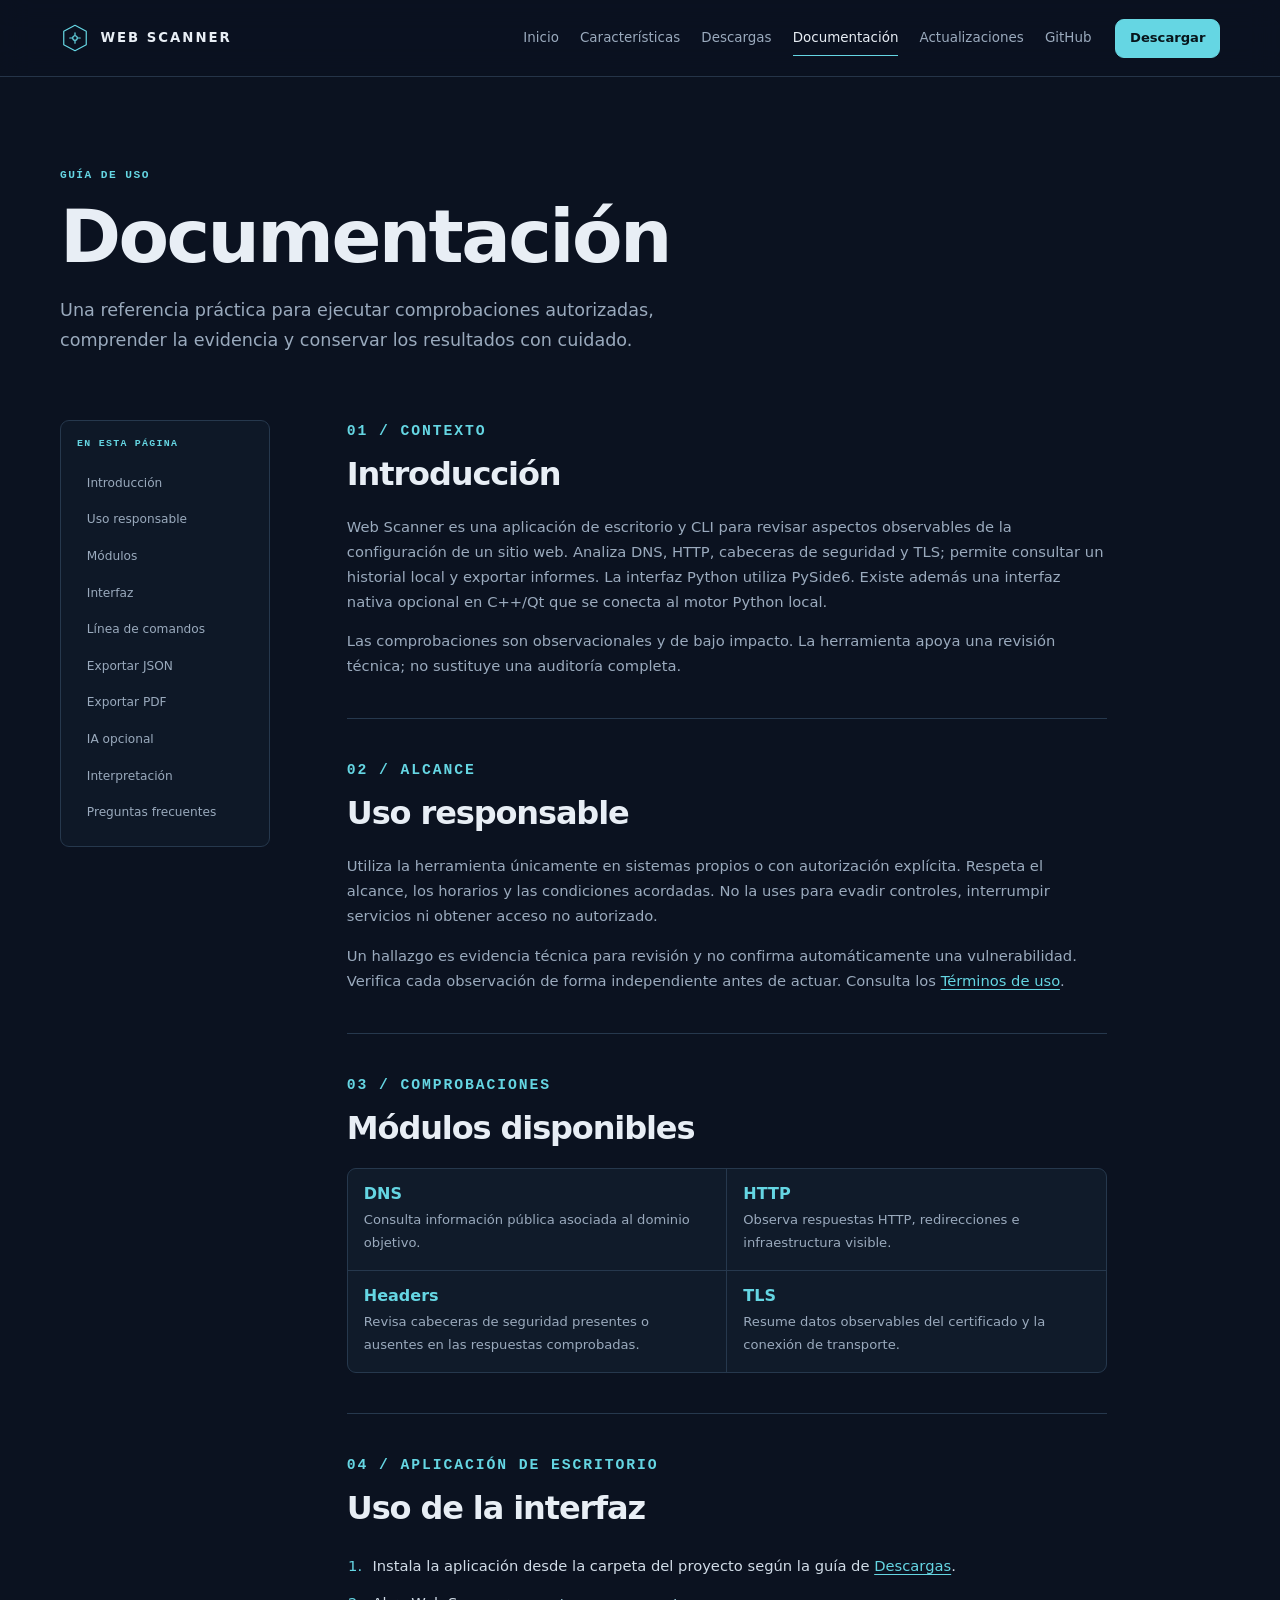
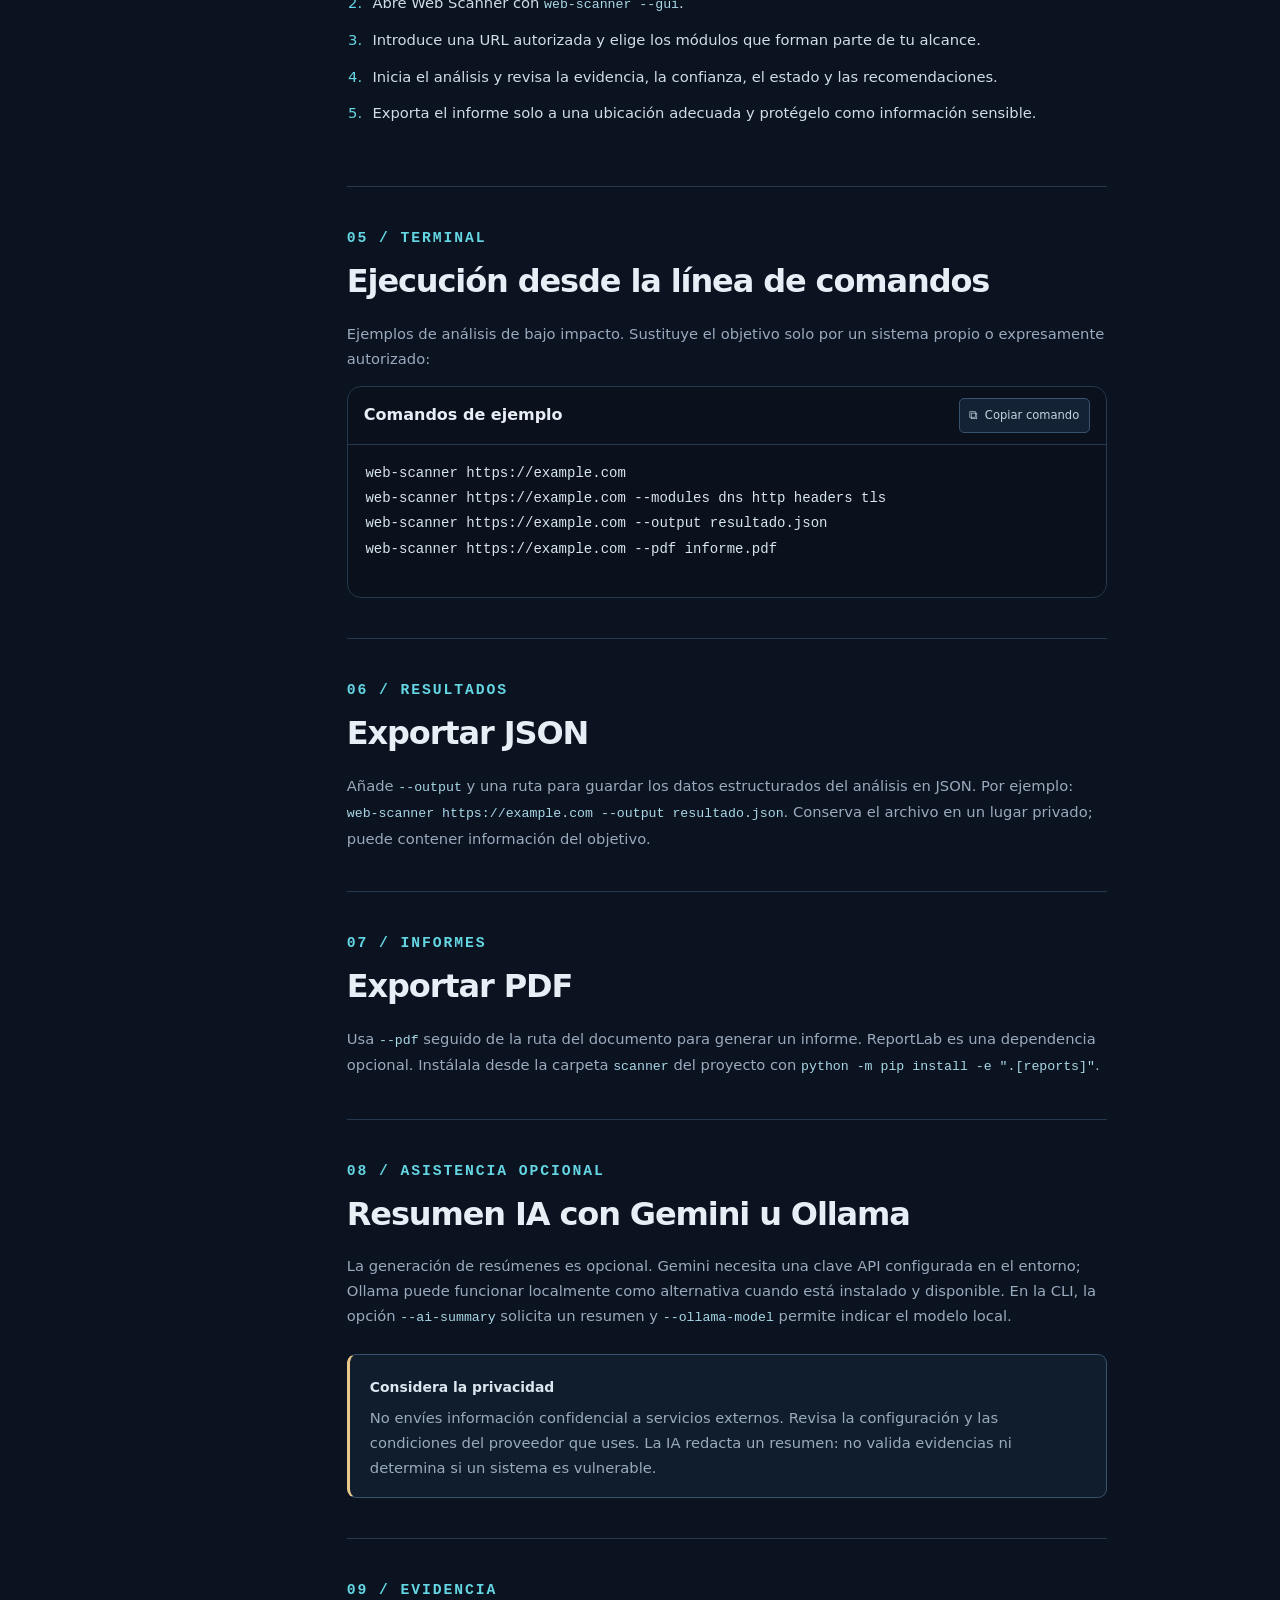
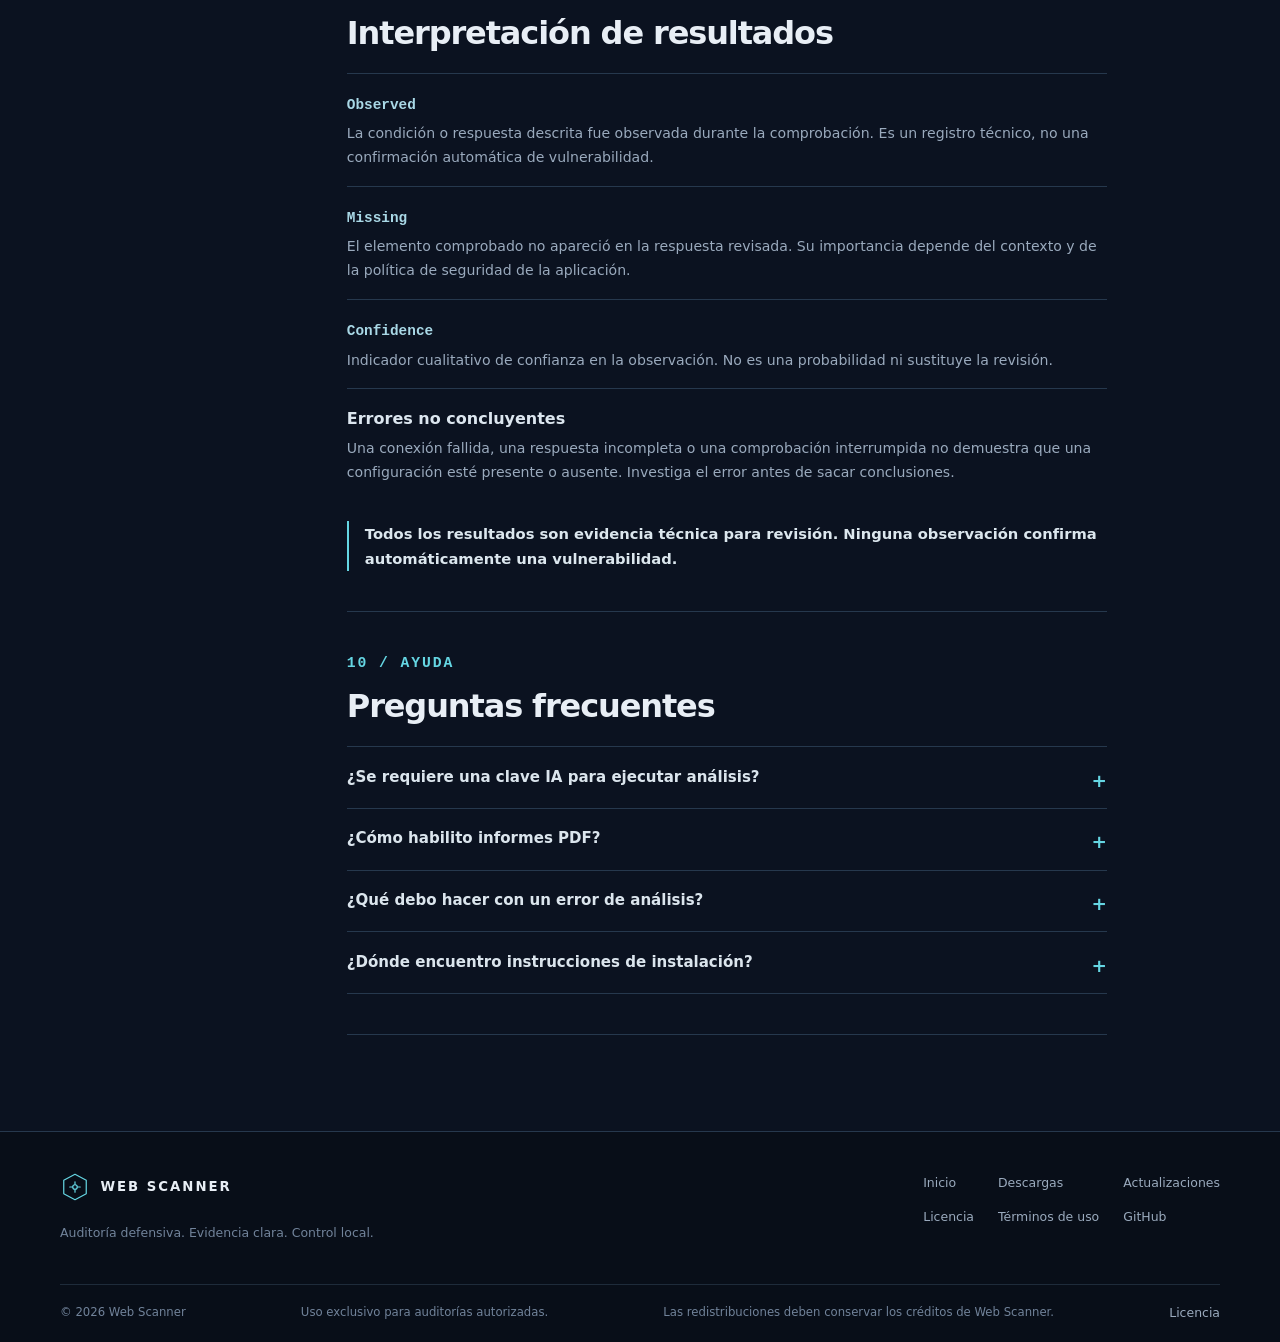
<file: documentacion.html>
<!doctype html>
<html lang="es">
<head>
  <meta charset="utf-8">
  <meta name="viewport" content="width=device-width, initial-scale=1">
  <meta name="description" content="Documentación de Web Scanner: módulos, interfaz, CLI, exportación e interpretación de resultados.">
  <meta name="theme-color" content="#0b1220">
  <title>Documentación — Web Scanner</title>
  <link rel="icon" href="data:image/svg+xml,%3Csvg xmlns='http://www.w3.org/2000/svg' viewBox='0 0 40 40'%3E%3Cpath d='M20 3 35 11v18L20 37 5 29V11z' fill='none' stroke='%234bd8e8' stroke-width='2'/%3E%3Cpath d='M13 20h14M20 13v14' stroke='%234bd8e8' stroke-width='2'/%3E%3C/svg%3E">
  <link rel="stylesheet" href="css/styles.css">
  <script src="js/app.js" defer></script>
</head>
<body>
  <a class="skip-link" href="#contenido">Saltar al contenido</a>
  <header class="site-header">
    <div class="header-inner container">
      <a class="brand" href="index.html" aria-label="Web Scanner, inicio"><svg class="brand-mark" viewBox="0 0 40 40" aria-hidden="true" focusable="false"><path d="M20 3 35 11v18L20 37 5 29V11z"></path><path d="M13 20h14M20 13v14"></path><circle cx="20" cy="20" r="3"></circle></svg><span>WEB SCANNER</span></a>
      <button class="menu-toggle" type="button" aria-expanded="false" aria-controls="primary-navigation" aria-label="Abrir menú de navegación"><span></span><span></span></button>
      <nav class="primary-navigation" id="primary-navigation" aria-label="Navegación principal">
        <ul><li><a href="index.html">Inicio</a></li><li><a href="index.html#caracteristicas">Características</a></li><li><a href="descargas.html">Descargas</a></li><li><a href="documentacion.html" aria-current="page">Documentación</a></li><li><a href="actualizaciones.html">Actualizaciones</a></li><li><a href="https://github.com/muirsuelen27-pixel/Web__Scanner">GitHub</a></li></ul>
        <a class="button button-small button-primary nav-download" href="descargas.html">Descargar</a>
      </nav>
    </div>
  </header>

  <main class="page-main container docs-layout" id="contenido">
    <header class="page-intro reveal">
      <p class="eyebrow">GUÍA DE USO</p>
      <h1>Documentación</h1>
      <p>Una referencia práctica para ejecutar comprobaciones autorizadas, comprender la evidencia y conservar los resultados con cuidado.</p>
    </header>

    <div class="docs-body">
      <aside class="docs-toc" aria-label="Contenido de la documentación">
        <p class="eyebrow">EN ESTA PÁGINA</p>
        <nav><a href="#introduccion">Introducción</a><a href="#uso-responsable">Uso responsable</a><a href="#modulos">Módulos</a><a href="#interfaz">Interfaz</a><a href="#cli">Línea de comandos</a><a href="#exportar-json">Exportar JSON</a><a href="#exportar-pdf">Exportar PDF</a><a href="#ia">IA opcional</a><a href="#interpretacion">Interpretación</a><a href="#preguntas">Preguntas frecuentes</a></nav>
      </aside>

      <div class="docs-content">
        <section class="doc-section reveal" id="introduccion" aria-labelledby="intro-title">
          <p class="eyebrow">01 / CONTEXTO</p><h2 id="intro-title">Introducción</h2>
          <p>Web Scanner es una aplicación de escritorio y CLI para revisar aspectos observables de la configuración de un sitio web. Analiza DNS, HTTP, cabeceras de seguridad y TLS; permite consultar un historial local y exportar informes. La interfaz Python utiliza PySide6. Existe además una interfaz nativa opcional en C++/Qt que se conecta al motor Python local.</p>
          <p>Las comprobaciones son observacionales y de bajo impacto. La herramienta apoya una revisión técnica; no sustituye una auditoría completa.</p>
        </section>

        <section class="doc-section reveal" id="uso-responsable" aria-labelledby="responsible-title">
          <p class="eyebrow">02 / ALCANCE</p><h2 id="responsible-title">Uso responsable</h2>
          <p>Utiliza la herramienta únicamente en sistemas propios o con autorización explícita. Respeta el alcance, los horarios y las condiciones acordadas. No la uses para evadir controles, interrumpir servicios ni obtener acceso no autorizado.</p>
          <p>Un hallazgo es evidencia técnica para revisión y no confirma automáticamente una vulnerabilidad. Verifica cada observación de forma independiente antes de actuar. Consulta los <a href="terminos.html">Términos de uso</a>.</p>
        </section>

        <section class="doc-section reveal" id="modulos" aria-labelledby="modules-title">
          <p class="eyebrow">03 / COMPROBACIONES</p><h2 id="modules-title">Módulos disponibles</h2>
          <div class="module-reference">
            <article><h3>DNS</h3><p>Consulta información pública asociada al dominio objetivo.</p></article>
            <article><h3>HTTP</h3><p>Observa respuestas HTTP, redirecciones e infraestructura visible.</p></article>
            <article><h3>Headers</h3><p>Revisa cabeceras de seguridad presentes o ausentes en las respuestas comprobadas.</p></article>
            <article><h3>TLS</h3><p>Resume datos observables del certificado y la conexión de transporte.</p></article>
          </div>
        </section>

        <section class="doc-section reveal" id="interfaz" aria-labelledby="ui-title">
          <p class="eyebrow">04 / APLICACIÓN DE ESCRITORIO</p><h2 id="ui-title">Uso de la interfaz</h2>
          <ol class="numbered-list"><li>Instala la aplicación desde la carpeta del proyecto según la guía de <a href="descargas.html">Descargas</a>.</li><li>Abre Web Scanner con <code>web-scanner --gui</code>.</li><li>Introduce una URL autorizada y elige los módulos que forman parte de tu alcance.</li><li>Inicia el análisis y revisa la evidencia, la confianza, el estado y las recomendaciones.</li><li>Exporta el informe solo a una ubicación adecuada y protégelo como información sensible.</li></ol>
        </section>

        <section class="doc-section reveal" id="cli" aria-labelledby="cli-title">
          <p class="eyebrow">05 / TERMINAL</p><h2 id="cli-title">Ejecución desde la línea de comandos</h2>
          <p>Ejemplos de análisis de bajo impacto. Sustituye el objetivo solo por un sistema propio o expresamente autorizado:</p>
          <div class="code-card"><div class="code-heading"><h3>Comandos de ejemplo</h3><button class="copy-button" type="button" data-copy-command data-copy-target="cli-examples"><span aria-hidden="true">⧉</span> Copiar comando</button></div><pre><code id="cli-examples">web-scanner https://example.com
web-scanner https://example.com --modules dns http headers tls
web-scanner https://example.com --output resultado.json
web-scanner https://example.com --pdf informe.pdf</code></pre><p class="copy-status" aria-live="polite"></p></div>
        </section>

        <section class="doc-section reveal" id="exportar-json" aria-labelledby="json-title">
          <p class="eyebrow">06 / RESULTADOS</p><h2 id="json-title">Exportar JSON</h2>
          <p>Añade <code>--output</code> y una ruta para guardar los datos estructurados del análisis en JSON. Por ejemplo: <code>web-scanner https://example.com --output resultado.json</code>. Conserva el archivo en un lugar privado; puede contener información del objetivo.</p>
        </section>

        <section class="doc-section reveal" id="exportar-pdf" aria-labelledby="pdf-title">
          <p class="eyebrow">07 / INFORMES</p><h2 id="pdf-title">Exportar PDF</h2>
          <p>Usa <code>--pdf</code> seguido de la ruta del documento para generar un informe. ReportLab es una dependencia opcional. Instálala desde la carpeta <code>scanner</code> del proyecto con <code>python -m pip install -e ".[reports]"</code>.</p>
        </section>

        <section class="doc-section reveal" id="ia" aria-labelledby="ai-title">
          <p class="eyebrow">08 / ASISTENCIA OPCIONAL</p><h2 id="ai-title">Resumen IA con Gemini u Ollama</h2>
          <p>La generación de resúmenes es opcional. Gemini necesita una clave API configurada en el entorno; Ollama puede funcionar localmente como alternativa cuando está instalado y disponible. En la CLI, la opción <code>--ai-summary</code> solicita un resumen y <code>--ollama-model</code> permite indicar el modelo local.</p>
          <aside class="notice notice-warning"><strong>Considera la privacidad</strong><p>No envíes información confidencial a servicios externos. Revisa la configuración y las condiciones del proveedor que uses. La IA redacta un resumen: no valida evidencias ni determina si un sistema es vulnerable.</p></aside>
        </section>

        <section class="doc-section reveal" id="interpretacion" aria-labelledby="interpret-title">
          <p class="eyebrow">09 / EVIDENCIA</p><h2 id="interpret-title">Interpretación de resultados</h2>
          <dl class="term-list">
            <div><dt><code>Observed</code></dt><dd>La condición o respuesta descrita fue observada durante la comprobación. Es un registro técnico, no una confirmación automática de vulnerabilidad.</dd></div>
            <div><dt><code>Missing</code></dt><dd>El elemento comprobado no apareció en la respuesta revisada. Su importancia depende del contexto y de la política de seguridad de la aplicación.</dd></div>
            <div><dt><code>Confidence</code></dt><dd>Indicador cualitativo de confianza en la observación. No es una probabilidad ni sustituye la revisión.</dd></div>
            <div><dt>Errores no concluyentes</dt><dd>Una conexión fallida, una respuesta incompleta o una comprobación interrumpida no demuestra que una configuración esté presente o ausente. Investiga el error antes de sacar conclusiones.</dd></div>
          </dl>
          <p class="evidence-caveat"><strong>Todos los resultados son evidencia técnica para revisión. Ninguna observación confirma automáticamente una vulnerabilidad.</strong></p>
        </section>

        <section class="doc-section reveal" id="preguntas" aria-labelledby="faq-title">
          <p class="eyebrow">10 / AYUDA</p><h2 id="faq-title">Preguntas frecuentes</h2>
          <details class="faq-item"><summary>¿Se requiere una clave IA para ejecutar análisis?</summary><p>No. La IA es opcional; las comprobaciones principales y la exportación JSON funcionan sin ella.</p></details>
          <details class="faq-item"><summary>¿Cómo habilito informes PDF?</summary><p>Instala el extra opcional ReportLab con <code>python -m pip install -e ".[reports]"</code> desde la carpeta del proyecto.</p></details>
          <details class="faq-item"><summary>¿Qué debo hacer con un error de análisis?</summary><p>Trátalo como no concluyente. Comprueba conectividad y alcance autorizado; no interpretes un error como una confirmación de seguridad o de riesgo.</p></details>
          <details class="faq-item"><summary>¿Dónde encuentro instrucciones de instalación?</summary><p>Consulta la página de <a href="descargas.html">Descargas</a> y la guía de usuario incluida en el repositorio.</p></details>
        </section>
      </div>
    </div>
  </main>

  <footer class="site-footer">
    <div class="container footer-main"><div class="footer-brand"><a class="brand" href="index.html"><svg class="brand-mark" viewBox="0 0 40 40" aria-hidden="true"><path d="M20 3 35 11v18L20 37 5 29V11z"></path><path d="M13 20h14M20 13v14"></path><circle cx="20" cy="20" r="3"></circle></svg><span>WEB SCANNER</span></a><p>Auditoría defensiva. Evidencia clara. Control local.</p></div><nav class="footer-navigation" aria-label="Enlaces del pie de página"><a href="index.html">Inicio</a><a href="descargas.html">Descargas</a><a href="actualizaciones.html">Actualizaciones</a><a href="licencia.html">Licencia</a><a href="terminos.html">Términos de uso</a><a href="https://github.com/muirsuelen27-pixel/Web__Scanner">GitHub</a></nav></div>
    <div class="container footer-bottom"><span>© <span data-current-year>2026</span> Web Scanner</span><span>Uso exclusivo para auditorías autorizadas.</span><span class="footer-attribution">Las redistribuciones deben conservar los créditos de Web Scanner.</span><a href="licencia.html">Licencia</a></div>
  </footer>
  <button class="back-to-top" type="button" data-back-to-top aria-label="Volver arriba"><svg viewBox="0 0 20 20" aria-hidden="true"><path d="m4 12 6-6 6 6"></path></svg></button>
</body>
</html>
</file>
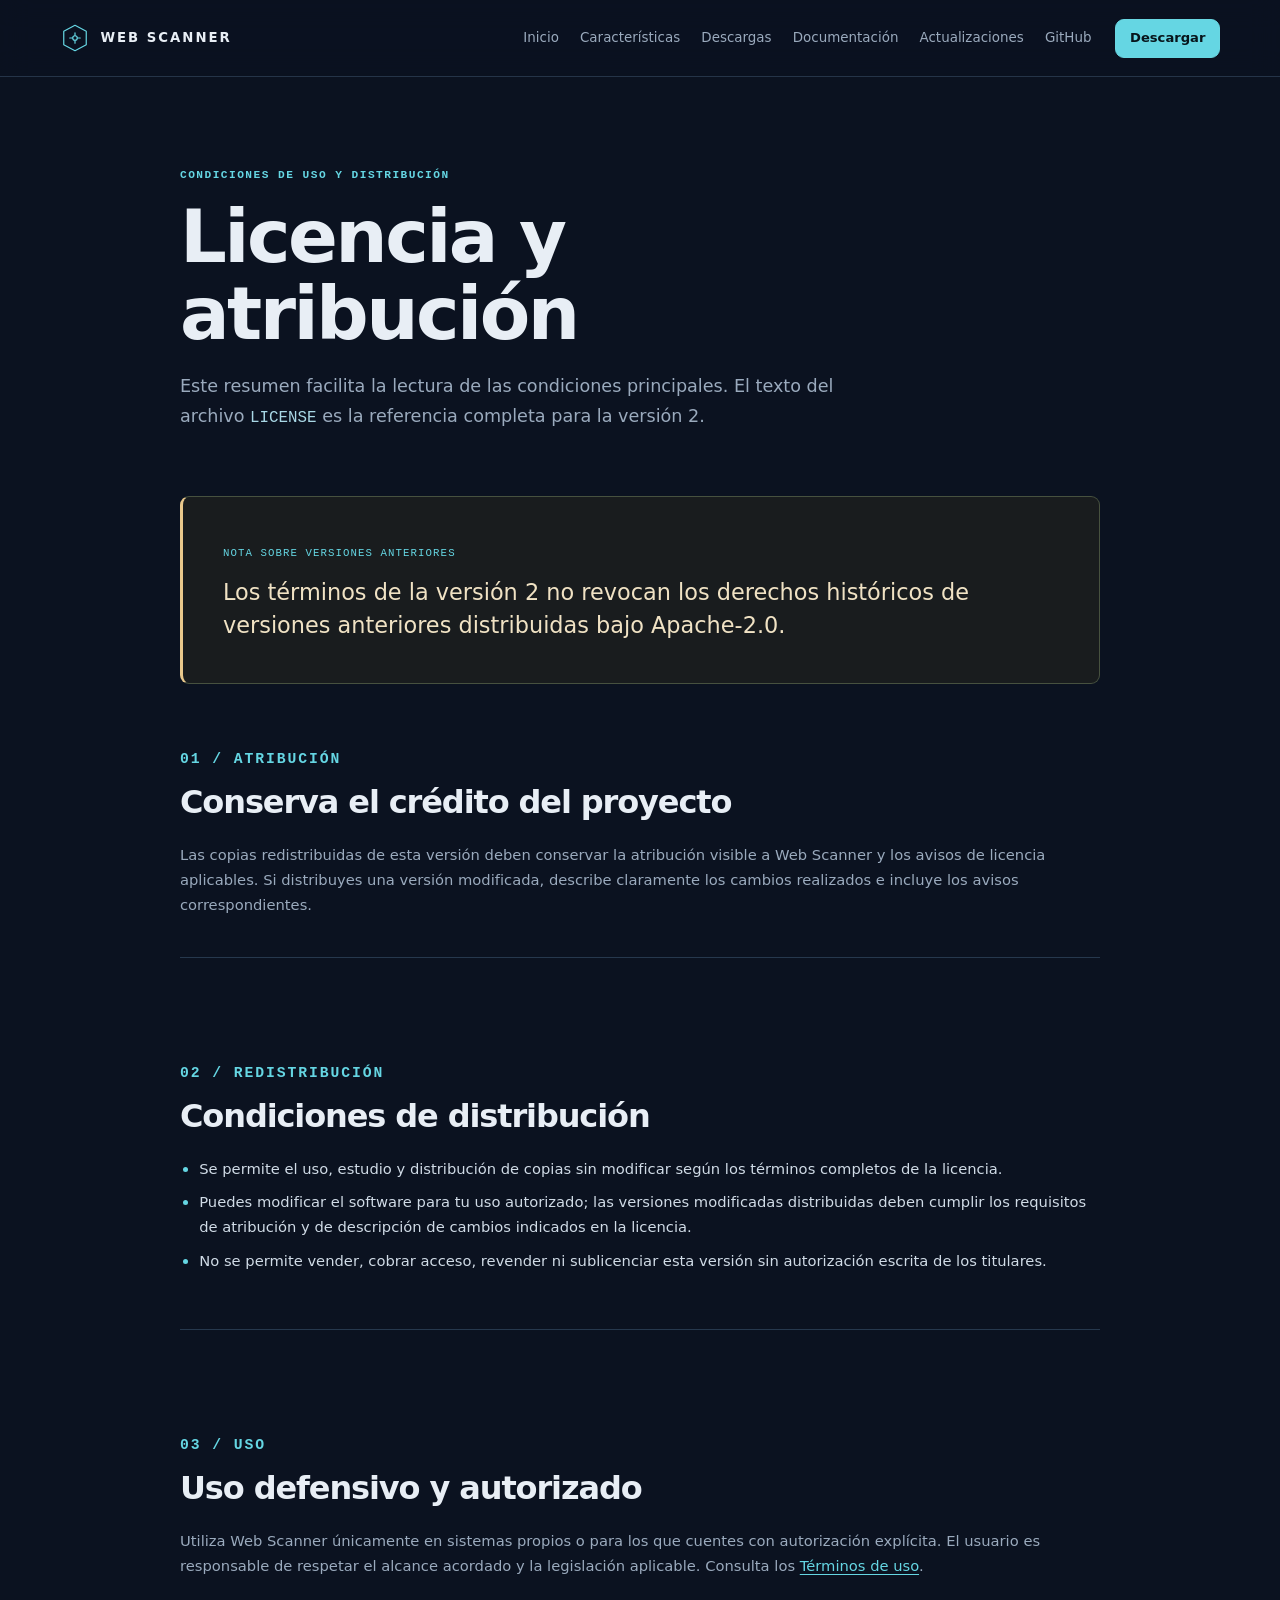
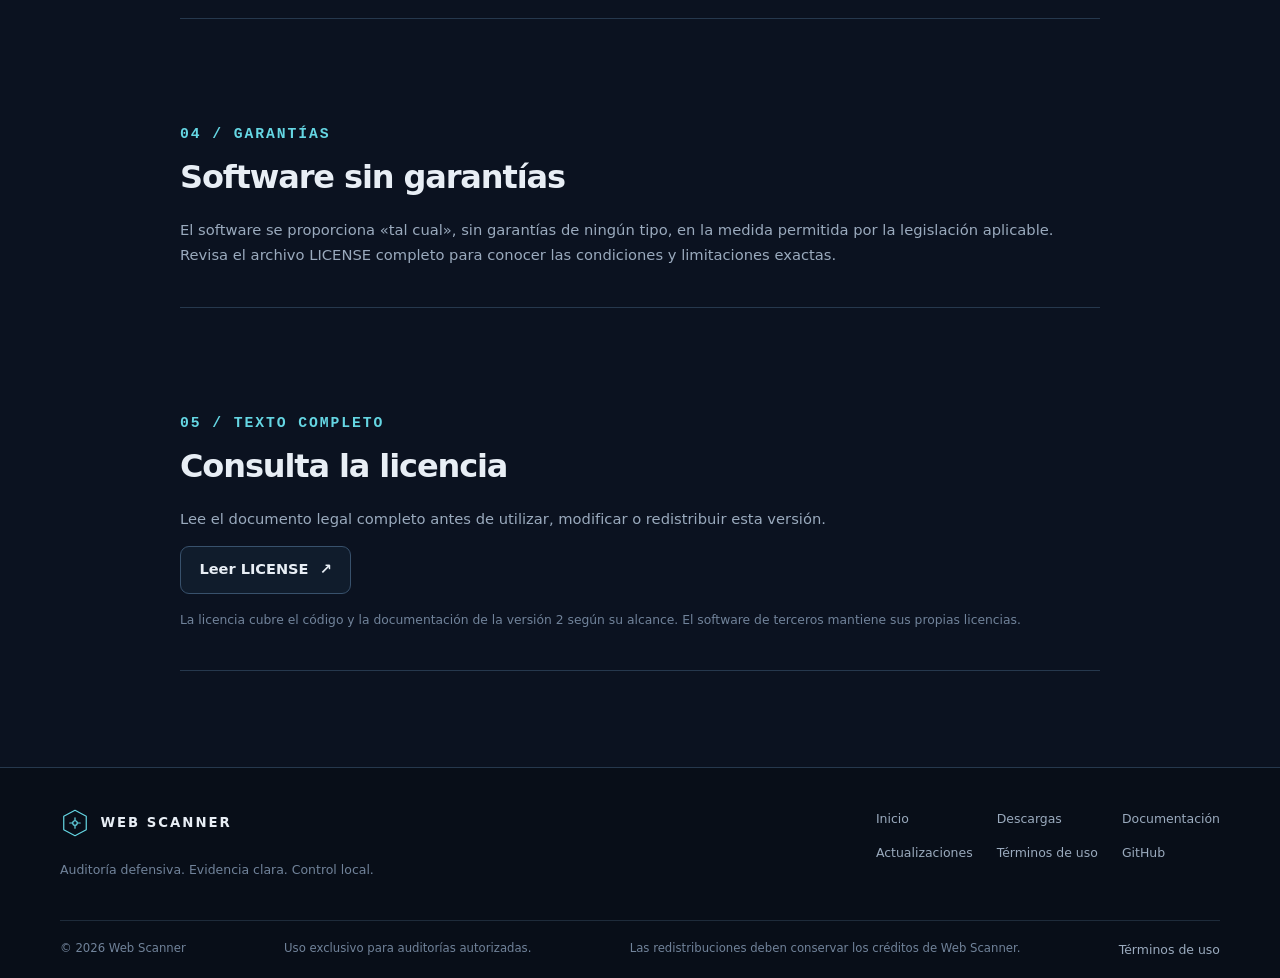
<file: licencia.html>
<!doctype html>
<html lang="es">
<head>
  <meta charset="utf-8">
  <meta name="viewport" content="width=device-width, initial-scale=1">
  <meta name="description" content="Resumen de licencia, atribución y redistribución de Web Scanner versión 2.">
  <meta name="theme-color" content="#0b1220">
  <title>Licencia y atribución — Web Scanner</title>
  <link rel="icon" href="data:image/svg+xml,%3Csvg xmlns='http://www.w3.org/2000/svg' viewBox='0 0 40 40'%3E%3Cpath d='M20 3 35 11v18L20 37 5 29V11z' fill='none' stroke='%234bd8e8' stroke-width='2'/%3E%3Cpath d='M13 20h14M20 13v14' stroke='%234bd8e8' stroke-width='2'/%3E%3C/svg%3E">
  <link rel="stylesheet" href="css/styles.css">
  <script src="js/app.js" defer></script>
</head>
<body>
  <a class="skip-link" href="#contenido">Saltar al contenido</a>
  <header class="site-header">
    <div class="header-inner container">
      <a class="brand" href="index.html" aria-label="Web Scanner, inicio"><svg class="brand-mark" viewBox="0 0 40 40" aria-hidden="true" focusable="false"><path d="M20 3 35 11v18L20 37 5 29V11z"></path><path d="M13 20h14M20 13v14"></path><circle cx="20" cy="20" r="3"></circle></svg><span>WEB SCANNER</span></a>
      <button class="menu-toggle" type="button" aria-expanded="false" aria-controls="primary-navigation" aria-label="Abrir menú de navegación"><span></span><span></span></button>
      <nav class="primary-navigation" id="primary-navigation" aria-label="Navegación principal"><ul><li><a href="index.html">Inicio</a></li><li><a href="index.html#caracteristicas">Características</a></li><li><a href="descargas.html">Descargas</a></li><li><a href="documentacion.html">Documentación</a></li><li><a href="actualizaciones.html">Actualizaciones</a></li><li><a href="https://github.com/muirsuelen27-pixel/Web__Scanner">GitHub</a></li></ul><a class="button button-small button-primary nav-download" href="descargas.html">Descargar</a></nav>
    </div>
  </header>

  <main class="page-main container legal-main" id="contenido">
    <header class="page-intro reveal"><p class="eyebrow">CONDICIONES DE USO Y DISTRIBUCIÓN</p><h1>Licencia y atribución</h1><p>Este resumen facilita la lectura de las condiciones principales. El texto del archivo <code>LICENSE</code> es la referencia completa para la versión 2.</p></header>

    <aside class="license-callout reveal" aria-label="Aviso sobre licencias históricas">
      <span class="callout-index">NOTA SOBRE VERSIONES ANTERIORES</span>
      <p>Los términos de la versión 2 no revocan los derechos históricos de versiones anteriores distribuidas bajo Apache-2.0.</p>
    </aside>

    <section class="doc-section reveal" aria-labelledby="attribution-title">
      <p class="eyebrow">01 / ATRIBUCIÓN</p><h2 id="attribution-title">Conserva el crédito del proyecto</h2>
      <p>Las copias redistribuidas de esta versión deben conservar la atribución visible a Web Scanner y los avisos de licencia aplicables. Si distribuyes una versión modificada, describe claramente los cambios realizados e incluye los avisos correspondientes.</p>
    </section>

    <section class="doc-section reveal" aria-labelledby="distribution-title">
      <p class="eyebrow">02 / REDISTRIBUCIÓN</p><h2 id="distribution-title">Condiciones de distribución</h2>
      <ul class="legal-list">
        <li>Se permite el uso, estudio y distribución de copias sin modificar según los términos completos de la licencia.</li>
        <li>Puedes modificar el software para tu uso autorizado; las versiones modificadas distribuidas deben cumplir los requisitos de atribución y de descripción de cambios indicados en la licencia.</li>
        <li>No se permite vender, cobrar acceso, revender ni sublicenciar esta versión sin autorización escrita de los titulares.</li>
      </ul>
    </section>

    <section class="doc-section reveal" aria-labelledby="permitted-use-title">
      <p class="eyebrow">03 / USO</p><h2 id="permitted-use-title">Uso defensivo y autorizado</h2>
      <p>Utiliza Web Scanner únicamente en sistemas propios o para los que cuentes con autorización explícita. El usuario es responsable de respetar el alcance acordado y la legislación aplicable. Consulta los <a href="terminos.html">Términos de uso</a>.</p>
    </section>

    <section class="doc-section reveal" aria-labelledby="warranty-title">
      <p class="eyebrow">04 / GARANTÍAS</p><h2 id="warranty-title">Software sin garantías</h2>
      <p>El software se proporciona «tal cual», sin garantías de ningún tipo, en la medida permitida por la legislación aplicable. Revisa el archivo LICENSE completo para conocer las condiciones y limitaciones exactas.</p>
    </section>

    <section class="doc-section reveal" aria-labelledby="license-file-title">
      <p class="eyebrow">05 / TEXTO COMPLETO</p><h2 id="license-file-title">Consulta la licencia</h2>
      <p>Lee el documento legal completo antes de utilizar, modificar o redistribuir esta versión.</p>
      <!-- El archivo LICENSE está en la carpeta raíz del proyecto, junto a Webhtml/. -->
      <a class="button button-secondary" href="../LICENSE">Leer LICENSE <span aria-hidden="true">↗</span></a>
      <p class="small-note">La licencia cubre el código y la documentación de la versión 2 según su alcance. El software de terceros mantiene sus propias licencias.</p>
    </section>
  </main>

  <footer class="site-footer">
    <div class="container footer-main"><div class="footer-brand"><a class="brand" href="index.html"><svg class="brand-mark" viewBox="0 0 40 40" aria-hidden="true"><path d="M20 3 35 11v18L20 37 5 29V11z"></path><path d="M13 20h14M20 13v14"></path><circle cx="20" cy="20" r="3"></circle></svg><span>WEB SCANNER</span></a><p>Auditoría defensiva. Evidencia clara. Control local.</p></div><nav class="footer-navigation" aria-label="Enlaces del pie de página"><a href="index.html">Inicio</a><a href="descargas.html">Descargas</a><a href="documentacion.html">Documentación</a><a href="actualizaciones.html">Actualizaciones</a><a href="terminos.html">Términos de uso</a><a href="https://github.com/muirsuelen27-pixel/Web__Scanner">GitHub</a></nav></div>
    <div class="container footer-bottom"><span>© <span data-current-year>2026</span> Web Scanner</span><span>Uso exclusivo para auditorías autorizadas.</span><span class="footer-attribution">Las redistribuciones deben conservar los créditos de Web Scanner.</span><a href="terminos.html">Términos de uso</a></div>
  </footer>
  <button class="back-to-top" type="button" data-back-to-top aria-label="Volver arriba"><svg viewBox="0 0 20 20" aria-hidden="true"><path d="m4 12 6-6 6 6"></path></svg></button>
</body>
</html>
</file>
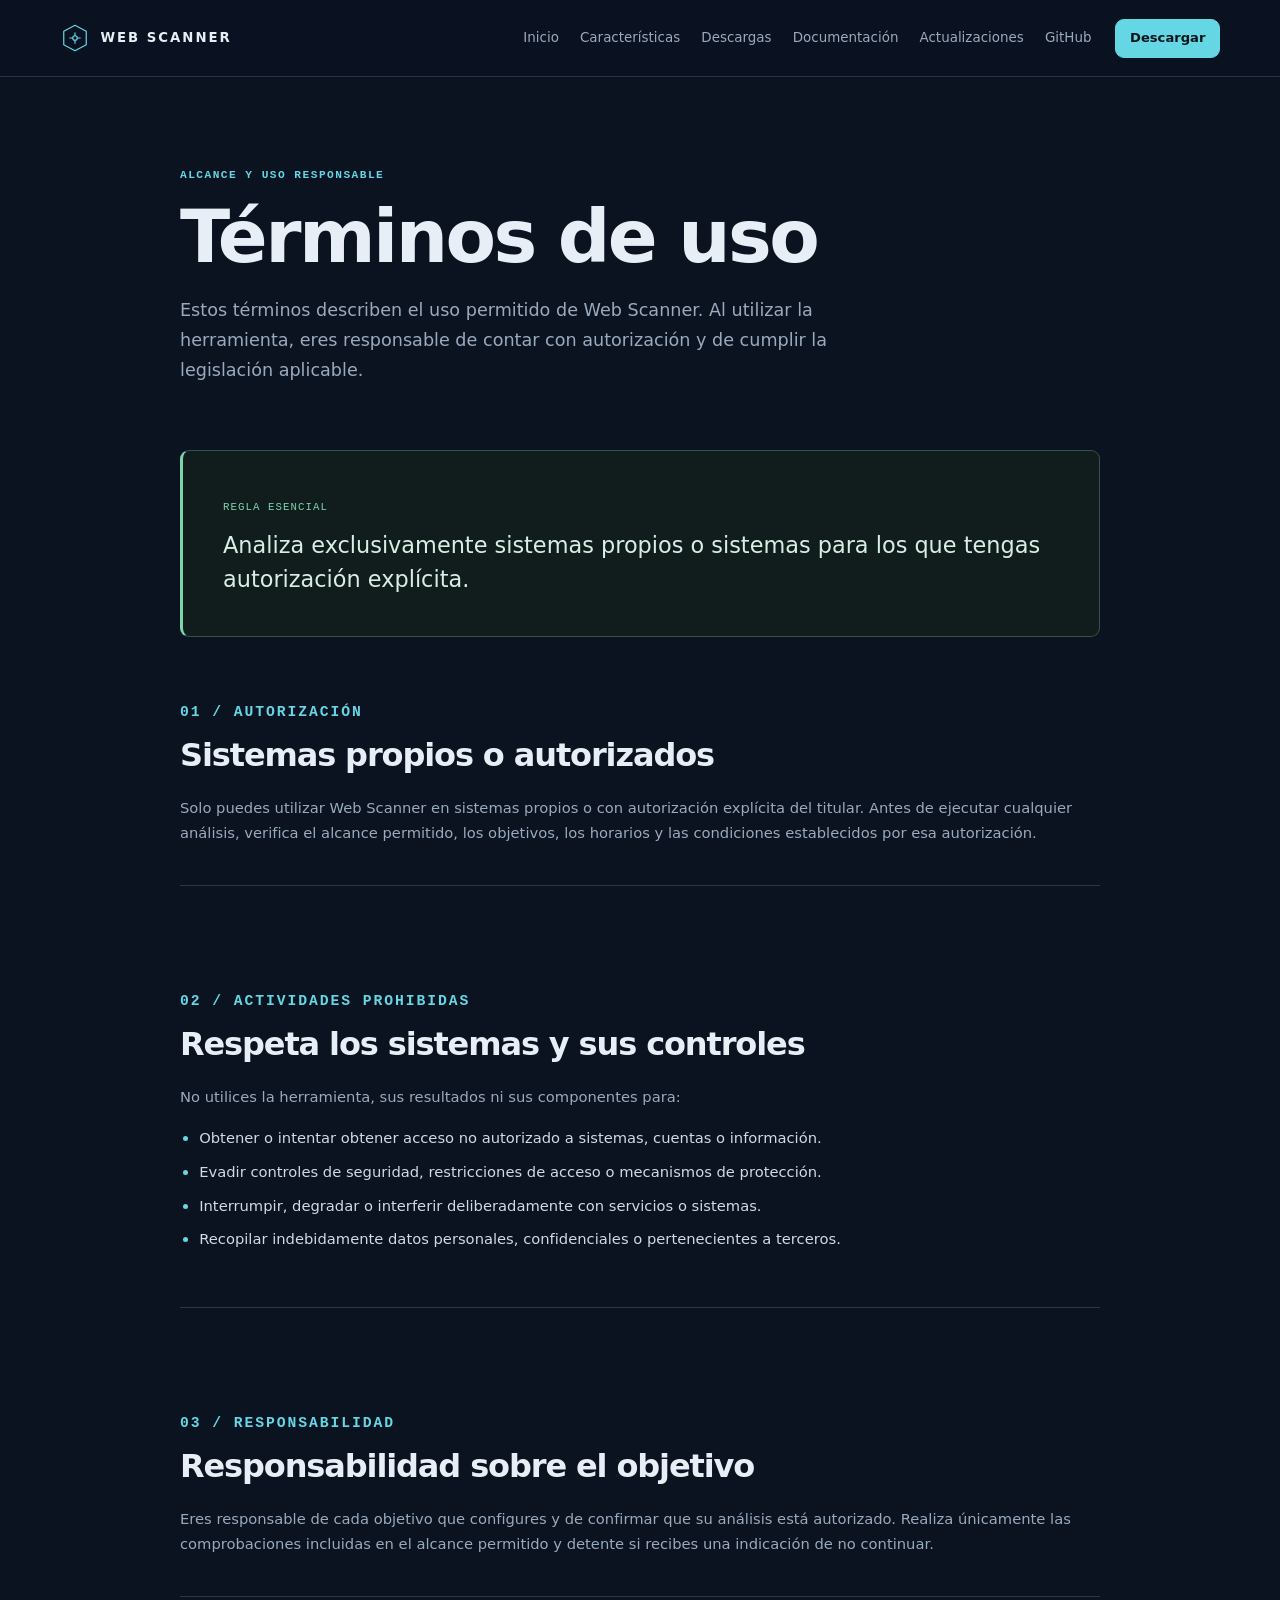
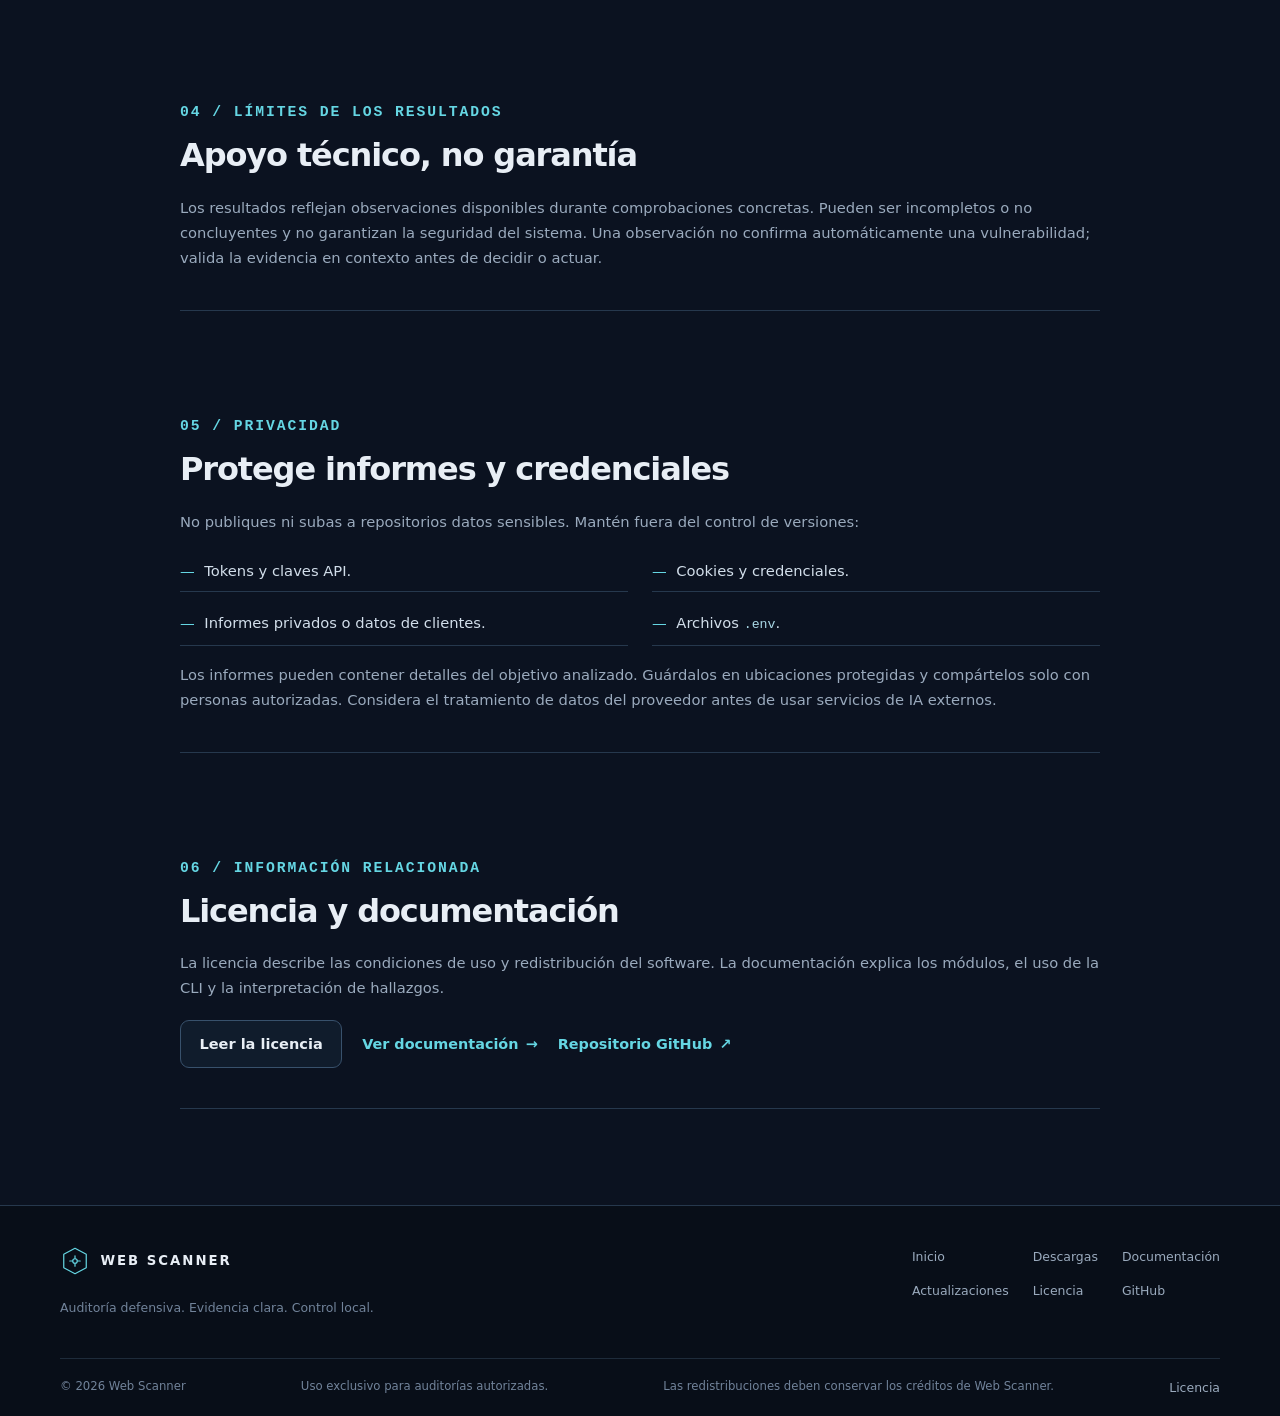
<file: terminos.html>
<!doctype html>
<html lang="es">
<head>
  <meta charset="utf-8">
  <meta name="viewport" content="width=device-width, initial-scale=1">
  <meta name="description" content="Términos de uso responsable y autorizado de Web Scanner.">
  <meta name="theme-color" content="#0b1220">
  <title>Términos de uso — Web Scanner</title>
  <link rel="icon" href="data:image/svg+xml,%3Csvg xmlns='http://www.w3.org/2000/svg' viewBox='0 0 40 40'%3E%3Cpath d='M20 3 35 11v18L20 37 5 29V11z' fill='none' stroke='%234bd8e8' stroke-width='2'/%3E%3Cpath d='M13 20h14M20 13v14' stroke='%234bd8e8' stroke-width='2'/%3E%3C/svg%3E">
  <link rel="stylesheet" href="css/styles.css">
  <script src="js/app.js" defer></script>
</head>
<body>
  <a class="skip-link" href="#contenido">Saltar al contenido</a>
  <header class="site-header">
    <div class="header-inner container">
      <a class="brand" href="index.html" aria-label="Web Scanner, inicio"><svg class="brand-mark" viewBox="0 0 40 40" aria-hidden="true" focusable="false"><path d="M20 3 35 11v18L20 37 5 29V11z"></path><path d="M13 20h14M20 13v14"></path><circle cx="20" cy="20" r="3"></circle></svg><span>WEB SCANNER</span></a>
      <button class="menu-toggle" type="button" aria-expanded="false" aria-controls="primary-navigation" aria-label="Abrir menú de navegación"><span></span><span></span></button>
      <nav class="primary-navigation" id="primary-navigation" aria-label="Navegación principal"><ul><li><a href="index.html">Inicio</a></li><li><a href="index.html#caracteristicas">Características</a></li><li><a href="descargas.html">Descargas</a></li><li><a href="documentacion.html">Documentación</a></li><li><a href="actualizaciones.html">Actualizaciones</a></li><li><a href="https://github.com/muirsuelen27-pixel/Web__Scanner">GitHub</a></li></ul><a class="button button-small button-primary nav-download" href="descargas.html">Descargar</a></nav>
    </div>
  </header>

  <main class="page-main container legal-main" id="contenido">
    <header class="page-intro reveal"><p class="eyebrow">ALCANCE Y USO RESPONSABLE</p><h1>Términos de uso</h1><p>Estos términos describen el uso permitido de Web Scanner. Al utilizar la herramienta, eres responsable de contar con autorización y de cumplir la legislación aplicable.</p></header>

    <aside class="terms-summary reveal"><span class="callout-index">REGLA ESENCIAL</span><p>Analiza exclusivamente sistemas propios o sistemas para los que tengas autorización explícita.</p></aside>

    <section class="doc-section reveal" aria-labelledby="authorization-title">
      <p class="eyebrow">01 / AUTORIZACIÓN</p><h2 id="authorization-title">Sistemas propios o autorizados</h2>
      <p>Solo puedes utilizar Web Scanner en sistemas propios o con autorización explícita del titular. Antes de ejecutar cualquier análisis, verifica el alcance permitido, los objetivos, los horarios y las condiciones establecidos por esa autorización.</p>
    </section>

    <section class="doc-section reveal" aria-labelledby="prohibited-title">
      <p class="eyebrow">02 / ACTIVIDADES PROHIBIDAS</p><h2 id="prohibited-title">Respeta los sistemas y sus controles</h2>
      <p>No utilices la herramienta, sus resultados ni sus componentes para:</p>
      <ul class="legal-list">
        <li>Obtener o intentar obtener acceso no autorizado a sistemas, cuentas o información.</li>
        <li>Evadir controles de seguridad, restricciones de acceso o mecanismos de protección.</li>
        <li>Interrumpir, degradar o interferir deliberadamente con servicios o sistemas.</li>
        <li>Recopilar indebidamente datos personales, confidenciales o pertenecientes a terceros.</li>
      </ul>
    </section>

    <section class="doc-section reveal" aria-labelledby="user-responsibility-title">
      <p class="eyebrow">03 / RESPONSABILIDAD</p><h2 id="user-responsibility-title">Responsabilidad sobre el objetivo</h2>
      <p>Eres responsable de cada objetivo que configures y de confirmar que su análisis está autorizado. Realiza únicamente las comprobaciones incluidas en el alcance permitido y detente si recibes una indicación de no continuar.</p>
    </section>

    <section class="doc-section reveal" aria-labelledby="results-limits-title">
      <p class="eyebrow">04 / LÍMITES DE LOS RESULTADOS</p><h2 id="results-limits-title">Apoyo técnico, no garantía</h2>
      <p>Los resultados reflejan observaciones disponibles durante comprobaciones concretas. Pueden ser incompletos o no concluyentes y no garantizan la seguridad del sistema. Una observación no confirma automáticamente una vulnerabilidad; valida la evidencia en contexto antes de decidir o actuar.</p>
    </section>

    <section class="doc-section reveal" aria-labelledby="privacy-title">
      <p class="eyebrow">05 / PRIVACIDAD</p><h2 id="privacy-title">Protege informes y credenciales</h2>
      <p>No publiques ni subas a repositorios datos sensibles. Mantén fuera del control de versiones:</p>
      <ul class="sensitive-list"><li>Tokens y claves API.</li><li>Cookies y credenciales.</li><li>Informes privados o datos de clientes.</li><li>Archivos <code>.env</code>.</li></ul>
      <p>Los informes pueden contener detalles del objetivo analizado. Guárdalos en ubicaciones protegidas y compártelos solo con personas autorizadas. Considera el tratamiento de datos del proveedor antes de usar servicios de IA externos.</p>
    </section>

    <section class="doc-section reveal" aria-labelledby="related-docs-title">
      <p class="eyebrow">06 / INFORMACIÓN RELACIONADA</p><h2 id="related-docs-title">Licencia y documentación</h2>
      <p>La licencia describe las condiciones de uso y redistribución del software. La documentación explica los módulos, el uso de la CLI y la interpretación de hallazgos.</p>
      <div class="inline-actions"><a class="button button-secondary" href="licencia.html">Leer la licencia</a><a class="text-link" href="documentacion.html">Ver documentación <span aria-hidden="true">→</span></a><a class="text-link" href="https://github.com/muirsuelen27-pixel/Web__Scanner">Repositorio GitHub <span aria-hidden="true">↗</span></a></div>
    </section>
  </main>

  <footer class="site-footer">
    <div class="container footer-main"><div class="footer-brand"><a class="brand" href="index.html"><svg class="brand-mark" viewBox="0 0 40 40" aria-hidden="true"><path d="M20 3 35 11v18L20 37 5 29V11z"></path><path d="M13 20h14M20 13v14"></path><circle cx="20" cy="20" r="3"></circle></svg><span>WEB SCANNER</span></a><p>Auditoría defensiva. Evidencia clara. Control local.</p></div><nav class="footer-navigation" aria-label="Enlaces del pie de página"><a href="index.html">Inicio</a><a href="descargas.html">Descargas</a><a href="documentacion.html">Documentación</a><a href="actualizaciones.html">Actualizaciones</a><a href="licencia.html">Licencia</a><a href="https://github.com/muirsuelen27-pixel/Web__Scanner">GitHub</a></nav></div>
    <div class="container footer-bottom"><span>© <span data-current-year>2026</span> Web Scanner</span><span>Uso exclusivo para auditorías autorizadas.</span><span class="footer-attribution">Las redistribuciones deben conservar los créditos de Web Scanner.</span><a href="licencia.html">Licencia</a></div>
  </footer>
  <button class="back-to-top" type="button" data-back-to-top aria-label="Volver arriba"><svg viewBox="0 0 20 20" aria-hidden="true"><path d="m4 12 6-6 6 6"></path></svg></button>
</body>
</html>
</file>
<file: css/styles.css>
:root {
  color-scheme: dark;
  --color-bg: #0b1220;
  --color-bg-raised: #0f1929;
  --color-surface: #121f31;
  --color-surface-raised: #17263a;
  --color-surface-soft: #0e1929;
  --color-text: #e8eef5;
  --color-text-muted: #9aaabd;
  --color-text-subtle: #71839a;
  --color-accent: #65d6e3;
  --color-accent-strong: #3ab9ca;
  --color-accent-soft: #193744;
  --color-indigo: #a5a9df;
  --color-border: #26384d;
  --color-border-strong: #38516c;
  --color-success: #7dd3ae;
  --color-warning: #e9c88c;
  --color-danger: #e6a5a5;
  --color-code: #a9d8e6;
  --container-width: 1160px;
  --reading-width: 760px;
  --space-1: 0.375rem;
  --space-2: 0.625rem;
  --space-3: 0.875rem;
  --space-4: 1rem;
  --space-5: 1.25rem;
  --space-6: 1.5rem;
  --space-8: 2rem;
  --space-10: 2.5rem;
  --space-12: 3rem;
  --space-16: 4rem;
  --space-20: 5rem;
  --space-24: 6rem;
  --radius-sm: 5px;
  --radius-md: 9px;
  --radius-lg: 14px;
  --radius-xl: 20px;
  --radius-pill: 999px;
  --transition-fast: 150ms ease;
  --transition-base: 220ms ease;
  --transition-slow: 420ms cubic-bezier(0.2, 0.75, 0.25, 1);
  --header-height: 76px;
  font-family: system-ui, -apple-system, BlinkMacSystemFont, "Segoe UI", sans-serif;
  font-synthesis: none;
  text-rendering: optimizeLegibility;
}

* {
  box-sizing: border-box;
}

html {
  scroll-behavior: smooth;
  scroll-padding-top: calc(var(--header-height) + var(--space-6));
}

body {
  min-width: 320px;
  margin: 0;
  background: var(--color-bg);
  color: var(--color-text);
  font-size: 1rem;
  line-height: 1.7;
  -webkit-font-smoothing: antialiased;
}

body,
button,
a {
  font-family: system-ui, -apple-system, BlinkMacSystemFont, "Segoe UI", sans-serif;
}

button,
a {
  -webkit-tap-highlight-color: transparent;
}

button {
  color: inherit;
}

img,
svg {
  display: block;
}

img {
  max-width: 100%;
}

a {
  color: var(--color-accent);
  text-decoration-thickness: 1px;
  text-underline-offset: 0.22em;
}

a:hover {
  color: #a0edf2;
}

a:focus-visible,
button:focus-visible,
summary:focus-visible {
  outline: 2px solid var(--color-accent);
  outline-offset: 4px;
}

::selection {
  background: #255263;
  color: #f7fcff;
}

h1,
h2,
h3,
p,
figure {
  margin-top: 0;
}

h1,
h2,
h3 {
  color: var(--color-text);
  line-height: 1.18;
  letter-spacing: -0.035em;
}

h1 {
  max-width: 800px;
  margin-bottom: var(--space-6);
  font-size: clamp(2.6rem, 6vw, 5rem);
  font-weight: 650;
  line-height: 1.04;
}

h2 {
  margin-bottom: var(--space-4);
  font-size: clamp(1.9rem, 3.8vw, 3.05rem);
  font-weight: 620;
}

h3 {
  margin-bottom: var(--space-3);
  font-size: 1.25rem;
  font-weight: 620;
}

p {
  color: var(--color-text-muted);
}

code,
pre,
.eyebrow,
.download-platform,
.frame-label,
.data-panel-header,
.data-row > span,
.data-evidence > span,
.data-recommendation > span,
.panel-footnote,
.shot-number,
.step-index,
.change-index,
.callout-index,
.release-badge {
  font-family: "SFMono-Regular", Consolas, "Liberation Mono", monospace;
}

code {
  color: var(--color-code);
  font-size: 0.9em;
}

pre {
  margin: 0;
  overflow: auto;
  color: #d7e5ef;
  font-size: 0.875rem;
  line-height: 1.8;
  tab-size: 2;
}

pre code {
  color: inherit;
  font-size: inherit;
  white-space: pre;
}

.container {
  width: min(var(--container-width), calc(100% - 3rem));
  margin-inline: auto;
}

.skip-link {
  position: fixed;
  z-index: 1000;
  top: var(--space-4);
  left: var(--space-4);
  transform: translateY(-160%);
  padding: var(--space-3) var(--space-5);
  border: 1px solid var(--color-border-strong);
  border-radius: var(--radius-md);
  background: var(--color-surface);
  color: var(--color-text);
}

.skip-link:focus {
  transform: translateY(0);
}

.site-header {
  position: sticky;
  z-index: 50;
  top: 0;
  min-height: var(--header-height);
  border-bottom: 1px solid rgb(57 78 102 / 58%);
  background: rgb(11 18 32 / 94%);
  backdrop-filter: blur(14px);
}

.header-inner {
  display: flex;
  min-height: var(--header-height);
  align-items: center;
  justify-content: space-between;
  gap: var(--space-6);
}

.brand {
  display: inline-flex;
  flex: 0 0 auto;
  align-items: center;
  gap: 0.65rem;
  color: var(--color-text);
  font-size: 0.83rem;
  font-weight: 750;
  letter-spacing: 0.15em;
  text-decoration: none;
}

.brand:hover {
  color: var(--color-text);
}

.brand-mark {
  width: 30px;
  height: 30px;
  fill: none;
  stroke: var(--color-accent);
  stroke-linecap: round;
  stroke-linejoin: round;
  stroke-width: 1.6;
}

.brand-mark circle {
  fill: var(--color-bg);
}

.primary-navigation {
  display: flex;
  align-items: center;
  gap: var(--space-6);
}

.primary-navigation ul {
  display: flex;
  align-items: center;
  gap: clamp(0.8rem, 1.65vw, 1.5rem);
  margin: 0;
  padding: 0;
  list-style: none;
}

.primary-navigation a:not(.button) {
  position: relative;
  display: inline-flex;
  min-height: 42px;
  align-items: center;
  color: var(--color-text-muted);
  font-size: 0.84rem;
  text-decoration: none;
  transition: color var(--transition-fast);
}

.primary-navigation a:not(.button)::after {
  position: absolute;
  right: 0;
  bottom: 3px;
  left: 0;
  height: 1px;
  transform: scaleX(0);
  transform-origin: left;
  background: var(--color-accent);
  content: "";
  transition: transform var(--transition-fast);
}

.primary-navigation a:not(.button):hover,
.primary-navigation a[aria-current="page"],
.primary-navigation a[aria-current="location"] {
  color: var(--color-text);
}

.primary-navigation a:not(.button):hover::after,
.primary-navigation a[aria-current="page"]::after,
.primary-navigation a[aria-current="location"]::after {
  transform: scaleX(1);
}

.menu-toggle {
  display: none;
  width: 44px;
  height: 44px;
  align-items: center;
  justify-content: center;
  flex-direction: column;
  gap: 6px;
  border: 1px solid var(--color-border);
  border-radius: var(--radius-md);
  background: var(--color-surface);
  cursor: pointer;
}

.menu-toggle span {
  width: 17px;
  height: 1px;
  background: var(--color-text);
  transition: transform var(--transition-fast);
}

.menu-toggle[aria-expanded="true"] span:first-child {
  transform: translateY(3.5px) rotate(45deg);
}

.menu-toggle[aria-expanded="true"] span:last-child {
  transform: translateY(-3.5px) rotate(-45deg);
}

.button {
  display: inline-flex;
  min-height: 48px;
  align-items: center;
  justify-content: center;
  gap: 0.7rem;
  padding: 0.7rem 1.15rem;
  border: 1px solid transparent;
  border-radius: var(--radius-md);
  font-size: 0.91rem;
  font-weight: 620;
  line-height: 1.3;
  text-align: center;
  text-decoration: none;
  transition: color var(--transition-fast), background-color var(--transition-fast), border-color var(--transition-fast), transform var(--transition-fast);
}

.button:hover {
  transform: translateY(-1px);
}

.button:active {
  transform: translateY(0);
}

.button-primary {
  border-color: #69d7e2;
  background: var(--color-accent);
  color: #07151b;
}

.button-primary:hover {
  border-color: #a1edf0;
  background: #8be4eb;
  color: #07151b;
}

.button-secondary {
  border-color: var(--color-border-strong);
  background: rgb(18 31 49 / 74%);
  color: var(--color-text);
}

.button-secondary:hover {
  border-color: #668098;
  background: var(--color-surface-raised);
  color: #fff;
}

.button-primary:active {
  background: #49bdca;
}

.button-secondary:active,
.copy-button:active,
.dialog-close:active,
.menu-toggle:active {
  background: #20344a;
}

.button-small {
  min-height: 39px;
  padding: 0.5rem 0.85rem;
  font-size: 0.82rem;
}

.button-disabled,
.button-disabled:disabled {
  width: 100%;
  border-color: var(--color-border);
  background: #172334;
  color: var(--color-text-subtle);
  cursor: not-allowed;
}

.text-link {
  display: inline-flex;
  align-items: center;
  gap: 0.45rem;
  color: var(--color-accent);
  font-size: 0.9rem;
  font-weight: 570;
  text-decoration: none;
}

.text-link:hover {
  color: #a0edf2;
}

.eyebrow {
  margin-bottom: var(--space-4);
  color: var(--color-accent);
  font-size: 0.7rem;
  font-weight: 650;
  letter-spacing: 0.13em;
  line-height: 1.5;
}

.text-accent {
  color: var(--color-accent);
}

.hero {
  position: relative;
  display: grid;
  min-height: 720px;
  grid-template-columns: minmax(0, 0.93fr) minmax(0, 1.07fr);
  align-items: center;
  gap: clamp(2rem, 6vw, 5.5rem);
  padding-block: clamp(5rem, 9vw, 8rem) clamp(4rem, 7vw, 6rem);
  isolation: isolate;
}

.hero::before {
  position: absolute;
  z-index: -1;
  inset: 0 0 auto;
  height: 710px;
  background-image: linear-gradient(rgb(79 111 143 / 6%) 1px, transparent 1px), linear-gradient(90deg, rgb(79 111 143 / 6%) 1px, transparent 1px);
  background-position: center top;
  background-size: 54px 54px;
  content: "";
  mask-image: linear-gradient(to bottom, #000 0%, transparent 93%);
}

.hero-copy {
  width: 100%;
  padding-inline: max(1.5rem, calc((100vw - var(--container-width)) / 2));
  padding-right: 0;
}

.hero-copy h1 {
  font-size: clamp(3rem, 5.4vw, 5.15rem);
}

.hero-description {
  max-width: 530px;
  margin-bottom: var(--space-6);
  font-size: clamp(1.05rem, 1.5vw, 1.2rem);
  line-height: 1.75;
}

.authorization-note {
  display: flex;
  align-items: flex-start;
  gap: 0.65rem;
  margin-bottom: var(--space-8);
  color: #d4dfeb;
  font-size: 0.9rem;
}

.authorization-note svg {
  width: 19px;
  flex: 0 0 auto;
  margin-top: 3px;
  fill: none;
  stroke: var(--color-success);
  stroke-linecap: round;
  stroke-linejoin: round;
  stroke-width: 1.5;
}

.hero-actions {
  display: flex;
  align-items: center;
  flex-wrap: wrap;
  gap: var(--space-3);
}

.hero-actions .text-link {
  margin-left: var(--space-2);
}

.module-strip {
  display: flex;
  flex-wrap: wrap;
  gap: 1.4rem;
  margin-top: var(--space-12);
  padding-top: var(--space-5);
  border-top: 1px solid var(--color-border);
}

.module-strip span {
  display: inline-flex;
  align-items: center;
  gap: 0.5rem;
  color: #b7c5d5;
  font-family: "SFMono-Regular", Consolas, monospace;
  font-size: 0.77rem;
}

.module-strip i {
  width: 6px;
  height: 6px;
  border: 1px solid var(--color-accent);
  border-radius: 50%;
}

.hero-visual {
  width: 100%;
  margin: 0;
  padding-right: max(1.5rem, calc((100vw - var(--container-width)) / 2));
}

.image-frame {
  position: relative;
  display: block;
  overflow: hidden;
  border: 1px solid var(--color-border-strong);
  border-radius: var(--radius-lg);
  background: var(--color-surface-soft);
  isolation: isolate;
}

.hero-image-frame {
  aspect-ratio: 1.48;
  box-shadow: 0 22px 65px rgb(0 0 0 / 20%);
}

.image-frame img {
  width: 100%;
  height: 100%;
  object-fit: cover;
  transition: transform var(--transition-slow), opacity var(--transition-base);
}

.hero-image-frame img {
  position: absolute;
  inset: 0;
  object-position: center;
}

.image-frame::after {
  position: absolute;
  z-index: 1;
  inset: 0;
  border: 1px solid rgb(174 201 219 / 8%);
  border-radius: inherit;
  content: "";
  pointer-events: none;
}

.image-fallback {
  position: absolute;
  inset: 0;
  display: none;
  align-items: center;
  justify-content: center;
  padding: var(--space-8);
  background-color: #101c2c;
  background-image: linear-gradient(rgb(93 119 145 / 8%) 1px, transparent 1px), linear-gradient(90deg, rgb(93 119 145 / 8%) 1px, transparent 1px);
  background-position: center;
  background-size: 32px 32px;
  color: #9aafc1;
  font-family: "SFMono-Regular", Consolas, monospace;
  font-size: 0.78rem;
  letter-spacing: 0.08em;
  text-align: center;
  text-transform: uppercase;
}

.is-missing > img {
  opacity: 0;
}

.is-missing > .image-fallback {
  display: flex;
}

.frame-label {
  position: absolute;
  z-index: 2;
  right: 0;
  bottom: 0;
  left: 0;
  display: flex;
  justify-content: space-between;
  padding: 0.8rem 1rem;
  border-top: 1px solid rgb(85 112 139 / 35%);
  background: rgb(10 18 30 / 85%);
  color: #b5c5d6;
  font-size: 0.66rem;
  letter-spacing: 0.09em;
}

.frame-label span,
.hero-caption > span {
  color: var(--color-accent);
}

.hero-caption {
  display: flex;
  gap: 0.6rem;
  margin-top: var(--space-3);
  color: var(--color-text-subtle);
  font-family: "SFMono-Regular", Consolas, monospace;
  font-size: 0.68rem;
}

.content-section {
  padding-block: var(--space-24);
}

.section-heading {
  max-width: 720px;
  margin-bottom: var(--space-10);
}

.section-heading > p:last-child {
  max-width: 620px;
  margin-bottom: 0;
  font-size: 1.02rem;
}

.feature-grid {
  display: grid;
  grid-template-columns: repeat(4, minmax(0, 1fr));
  border-top: 1px solid var(--color-border);
  border-bottom: 1px solid var(--color-border);
}

.feature-card {
  min-height: 290px;
  padding: var(--space-6) var(--space-6) var(--space-8);
  border-right: 1px solid var(--color-border);
}

.feature-card:first-child {
  border-left: 1px solid var(--color-border);
}

.feature-icon {
  display: grid;
  width: 42px;
  height: 42px;
  place-items: center;
  margin-bottom: var(--space-8);
  border: 1px solid var(--color-border-strong);
  border-radius: var(--radius-md);
  background: #111f30;
  color: var(--color-accent);
}

.feature-icon svg {
  width: 22px;
  height: 22px;
  fill: none;
  stroke: currentColor;
  stroke-linecap: round;
  stroke-linejoin: round;
  stroke-width: 1.4;
}

.feature-card .eyebrow {
  min-height: 1.3em;
  margin-bottom: var(--space-2);
  color: var(--color-text-subtle);
  font-size: 0.61rem;
  letter-spacing: 0.06em;
}

.feature-card h3 {
  margin-bottom: var(--space-3);
  font-size: 1.45rem;
}

.feature-card > p:not(.eyebrow) {
  min-height: 5.4em;
  margin-bottom: var(--space-5);
  font-size: 0.89rem;
  line-height: 1.7;
}

.feature-detail {
  display: block;
  padding-top: var(--space-3);
  border-top: 1px solid var(--color-border);
  color: #b2c2d1;
  font-family: "SFMono-Regular", Consolas, monospace;
  font-size: 0.67rem;
}

.evidence-section {
  padding-block: var(--space-24);
  border-top: 1px solid #1d2c3f;
  border-bottom: 1px solid #1d2c3f;
  background: #0e1726;
}

.evidence-layout {
  display: grid;
  grid-template-columns: minmax(0, 0.9fr) minmax(360px, 0.8fr);
  align-items: center;
  gap: clamp(3rem, 10vw, 8rem);
}

.evidence-copy h2 {
  max-width: 560px;
}

.evidence-copy > p:not(.eyebrow) {
  max-width: 570px;
}

.evidence-caveat {
  margin-block: var(--space-6);
  color: #dce5ed;
}

.data-panel {
  overflow: hidden;
  border: 1px solid var(--color-border-strong);
  border-radius: var(--radius-lg);
  background: #111d2d;
}

.data-panel-header {
  display: flex;
  align-items: center;
  justify-content: space-between;
  padding: 1rem 1.15rem;
  border-bottom: 1px solid var(--color-border);
  color: #aebdcd;
  font-size: 0.67rem;
  letter-spacing: 0.08em;
}

.panel-indicator {
  color: var(--color-indigo);
  font-size: 0.62rem;
}

.data-row {
  display: flex;
  min-height: 54px;
  align-items: center;
  justify-content: space-between;
  gap: var(--space-4);
  padding: 0.75rem 1.15rem;
  border-bottom: 1px solid #202f42;
}

.data-row > span,
.data-evidence > span,
.data-recommendation > span {
  color: #8193a8;
  font-size: 0.65rem;
  letter-spacing: 0.08em;
}

.data-row > strong {
  color: #dfe9f1;
  font-family: "SFMono-Regular", Consolas, monospace;
  font-size: 0.74rem;
  font-weight: 550;
}

.data-row .severity-label {
  color: var(--color-warning);
}

.state-mark {
  display: inline-block;
  width: 6px;
  height: 6px;
  margin-right: 0.35rem;
  border-radius: 50%;
  background: var(--color-success);
  vertical-align: 1px;
}

.data-evidence,
.data-recommendation {
  padding: 1rem 1.15rem 0.5rem;
}

.data-evidence p,
.data-recommendation p {
  margin: 0.35rem 0 0.5rem;
  color: #c1cedb;
  font-size: 0.79rem;
  line-height: 1.6;
}

.panel-footnote {
  display: flex;
  gap: 0.5rem;
  padding: 0.85rem 1.15rem;
  border-top: 1px solid var(--color-border);
  color: #91a1b3;
  font-size: 0.65rem;
}

.panel-footnote span {
  color: var(--color-accent);
}

.screenshot-grid {
  display: grid;
  grid-template-columns: repeat(3, minmax(0, 1fr));
  gap: var(--space-5);
}

.shot-card {
  min-width: 0;
  padding: 0;
  overflow: hidden;
  border: 1px solid var(--color-border);
  border-radius: var(--radius-lg);
  background: var(--color-surface);
  text-align: left;
  cursor: pointer;
  transition: border-color var(--transition-base), transform var(--transition-base), background-color var(--transition-base);
}

.shot-card:hover {
  transform: translateY(-3px);
  border-color: #536d86;
  background: var(--color-surface-raised);
}

.shot-card:active {
  transform: translateY(0);
  border-color: var(--color-accent-strong);
}

.shot-card:disabled {
  cursor: default;
}

.shot-card:disabled:hover {
  transform: none;
}

.shot-image {
  aspect-ratio: 1.5;
  border: 0;
  border-bottom: 1px solid var(--color-border);
  border-radius: 0;
  background: #0b1524;
}

.shot-card[data-image-src="assets/images/findings.png"] .shot-image {
  aspect-ratio: 762 / 366;
}

.shot-image img {
  position: absolute;
  inset: 0;
}

.shot-number {
  position: absolute;
  z-index: 2;
  top: 0.8rem;
  left: 0.8rem;
  padding: 0.25rem 0.5rem;
  border: 1px solid rgb(111 141 168 / 45%);
  border-radius: var(--radius-sm);
  background: rgb(11 18 32 / 86%);
  color: #d4e0ea;
  font-size: 0.65rem;
}

.shot-copy {
  display: flex;
  min-height: 92px;
  align-items: center;
  justify-content: space-between;
  gap: var(--space-4);
  padding: 1rem 1.1rem;
}

.shot-copy strong,
.shot-copy small {
  display: block;
}

.shot-copy strong {
  margin-bottom: 0.25rem;
  color: var(--color-text);
  font-size: 0.91rem;
  font-weight: 600;
}

.shot-copy small {
  color: var(--color-text-muted);
  font-size: 0.75rem;
  line-height: 1.5;
}

.shot-open {
  flex: 0 0 auto;
  color: var(--color-accent);
}

.getting-started {
  padding-block: var(--space-24);
  border-top: 1px solid #1d2c3f;
  background: #0e1726;
}

.steps-grid {
  display: grid;
  grid-template-columns: repeat(4, minmax(0, 1fr));
  margin: 0 0 var(--space-8);
  padding: 0;
  border-top: 1px solid var(--color-border);
  list-style: none;
}

.step-card {
  min-height: 190px;
  padding: var(--space-5) var(--space-5) var(--space-6) 0;
}

.step-index {
  display: inline-block;
  margin-bottom: var(--space-8);
  color: var(--color-accent);
  font-size: 0.73rem;
}

.step-card h3 {
  margin-bottom: var(--space-2);
  font-size: 1rem;
}

.step-card p {
  max-width: 240px;
  margin: 0;
  font-size: 0.83rem;
}

.responsible-section {
  display: grid;
  grid-template-columns: 58px minmax(0, 800px);
  align-items: start;
  gap: var(--space-6);
  padding-block: var(--space-16);
  border-bottom: 1px solid var(--color-border);
}

.responsible-mark {
  display: grid;
  width: 48px;
  height: 48px;
  place-items: center;
  border: 1px solid #345348;
  border-radius: var(--radius-md);
  background: #10251f;
  color: var(--color-success);
}

.responsible-mark svg {
  width: 25px;
  fill: none;
  stroke: currentColor;
  stroke-linecap: round;
  stroke-linejoin: round;
  stroke-width: 1.5;
}

.responsible-section h2 {
  font-size: clamp(1.65rem, 3vw, 2.25rem);
}

.responsible-section > div:last-child > p:not(.eyebrow) {
  max-width: 700px;
}

.community-section {
  padding-block: var(--space-20);
}

.community-layout {
  display: grid;
  grid-template-columns: minmax(0, 1fr) auto;
  align-items: center;
  gap: var(--space-8) var(--space-12);
  padding: clamp(1.5rem, 5vw, 3.5rem);
  border: 1px solid var(--color-border);
  border-radius: var(--radius-lg);
  background: #101b2a;
}

.community-layout h2 {
  max-width: 650px;
  font-size: clamp(1.7rem, 3vw, 2.45rem);
}

.community-layout p:last-child {
  margin-bottom: 0;
}

.community-actions {
  display: flex;
  align-items: flex-start;
  flex-direction: column;
  gap: var(--space-4);
}

.community-note {
  grid-column: 1 / -1;
  padding-top: var(--space-5);
  border-top: 1px solid var(--color-border);
  color: #a8b8c8;
  font-size: 0.83rem;
}

.site-footer {
  border-top: 1px solid var(--color-border);
  background: #080e18;
}

.footer-main {
  display: flex;
  justify-content: space-between;
  gap: var(--space-10);
  padding-block: var(--space-10);
}

.footer-brand p {
  margin: 0.75rem 0 0;
  color: var(--color-text-subtle);
  font-size: 0.78rem;
}

.footer-navigation {
  display: grid;
  grid-template-columns: repeat(3, auto);
  align-content: start;
  gap: 0.8rem 1.5rem;
}

.footer-navigation a,
.footer-bottom a {
  color: var(--color-text-muted);
  font-size: 0.78rem;
  text-decoration: none;
}

.footer-attribution {
  max-width: 430px;
}

.footer-navigation a:hover,
.footer-bottom a:hover {
  color: var(--color-accent);
}

.footer-bottom {
  display: flex;
  min-height: 58px;
  align-items: center;
  justify-content: space-between;
  gap: var(--space-4);
  border-top: 1px solid #1e2b3a;
  color: var(--color-text-subtle);
  font-size: 0.73rem;
}

.back-to-top {
  position: fixed;
  z-index: 30;
  right: 1.25rem;
  bottom: 1.25rem;
  display: grid;
  width: 44px;
  height: 44px;
  place-items: center;
  transform: translateY(10px);
  border: 1px solid var(--color-border-strong);
  border-radius: var(--radius-md);
  background: #132136;
  color: var(--color-accent);
  opacity: 0;
  pointer-events: none;
  cursor: pointer;
  transition: opacity var(--transition-fast), transform var(--transition-fast), background-color var(--transition-fast);
}

.back-to-top.is-visible {
  transform: translateY(0);
  opacity: 1;
  pointer-events: auto;
}

.back-to-top:hover {
  background: #1b2e44;
}

.back-to-top svg {
  width: 20px;
  fill: none;
  stroke: currentColor;
  stroke-linecap: round;
  stroke-linejoin: round;
  stroke-width: 1.6;
}

.image-dialog {
  width: min(1120px, calc(100% - 2rem));
  max-width: none;
  max-height: min(90vh, 900px);
  padding: 0;
  overflow: hidden;
  border: 1px solid var(--color-border-strong);
  border-radius: var(--radius-lg);
  background: #0b1220;
  color: var(--color-text);
}

.image-dialog::backdrop {
  background: rgb(3 7 13 / 84%);
  backdrop-filter: blur(5px);
}

.dialog-toolbar {
  display: flex;
  min-height: 58px;
  align-items: center;
  justify-content: space-between;
  gap: var(--space-4);
  padding: 0.75rem 1rem;
  border-bottom: 1px solid var(--color-border);
}

.dialog-toolbar p {
  margin: 0;
  color: var(--color-text);
  font-size: 0.87rem;
}

.dialog-close {
  display: inline-flex;
  min-height: 38px;
  align-items: center;
  gap: 0.5rem;
  padding: 0.4rem 0.75rem;
  border: 1px solid var(--color-border-strong);
  border-radius: var(--radius-md);
  background: var(--color-surface);
  color: var(--color-text);
  cursor: pointer;
}

.dialog-close span {
  color: var(--color-accent);
  font-size: 1.2rem;
}

.dialog-image {
  width: 100%;
  max-height: calc(90vh - 60px);
  object-fit: contain;
}

.page-main {
  min-height: 70vh;
  padding-block: clamp(3.5rem, 7vw, 6.5rem) var(--space-24);
}

.page-intro {
  max-width: 800px;
  margin-bottom: var(--space-16);
}

.page-intro h1 {
  margin-bottom: var(--space-5);
  font-size: clamp(2.8rem, 6vw, 4.6rem);
}

.page-intro > p:last-child {
  max-width: 690px;
  margin-bottom: 0;
  font-size: 1.1rem;
}

.page-main > section + section,
.page-main .content-section {
  margin-top: var(--space-16);
}

.download-grid {
  display: grid;
  grid-template-columns: repeat(2, minmax(0, 1fr));
  border-top: 1px solid var(--color-border);
  border-left: 1px solid var(--color-border);
}

.download-card {
  display: flex;
  min-height: 270px;
  align-items: flex-start;
  flex-direction: column;
  padding: clamp(1.3rem, 3vw, 2rem);
  border-right: 1px solid var(--color-border);
  border-bottom: 1px solid var(--color-border);
  background: rgb(18 31 49 / 38%);
}

.download-platform {
  margin-bottom: var(--space-6);
  color: var(--color-text-subtle);
  font-size: 0.67rem;
  letter-spacing: 0.1em;
}

.download-card h3 {
  font-size: 1.5rem;
}

.download-card > p {
  max-width: 470px;
  margin-bottom: var(--space-5);
  font-size: 0.9rem;
}

.download-card .availability {
  display: inline-flex;
  align-items: center;
  gap: 0.5rem;
  margin-bottom: var(--space-5);
  color: var(--color-warning);
  font-size: 0.76rem;
}

.availability::before {
  width: 6px;
  height: 6px;
  border-radius: 50%;
  background: currentColor;
  content: "";
}

.download-card .availability-ready {
  color: var(--color-success);
}

.download-card > small {
  margin-top: var(--space-2);
  color: var(--color-text-subtle);
  font-size: 0.73rem;
}

.download-card .text-link,
.download-card .button {
  margin-top: auto;
}

.install-steps {
  display: grid;
  grid-template-columns: repeat(2, minmax(0, 1fr));
  gap: var(--space-3) var(--space-8);
  margin: 0 0 var(--space-8);
  padding: 0;
  list-style: none;
}

.install-steps li {
  display: flex;
  gap: var(--space-4);
  align-items: baseline;
  padding-block: var(--space-3);
  border-bottom: 1px solid var(--color-border);
  color: #d3dee8;
  font-size: 0.88rem;
}

.install-steps li > span {
  color: var(--color-accent);
  font-family: "SFMono-Regular", Consolas, monospace;
  font-size: 0.72rem;
}

.code-grid {
  display: grid;
  grid-template-columns: repeat(2, minmax(0, 1fr));
  gap: var(--space-5);
}

.code-card {
  min-width: 0;
  overflow: hidden;
  border: 1px solid var(--color-border);
  border-radius: var(--radius-lg);
  background: #0a111c;
}

.code-heading {
  display: flex;
  min-height: 58px;
  align-items: center;
  justify-content: space-between;
  gap: var(--space-3);
  padding: 0.65rem 1rem;
  border-bottom: 1px solid var(--color-border);
}

.code-heading h3 {
  margin: 0;
  font-size: 0.84rem;
  letter-spacing: 0;
}

.copy-button {
  display: inline-flex;
  min-height: 35px;
  align-items: center;
  gap: 0.4rem;
  padding: 0.35rem 0.6rem;
  border: 1px solid var(--color-border-strong);
  border-radius: var(--radius-sm);
  background: #142236;
  color: #c4d2df;
  font-size: 0.72rem;
  cursor: pointer;
  transition: background-color var(--transition-fast), border-color var(--transition-fast);
}

.copy-button:hover {
  border-color: var(--color-accent-strong);
  background: #1a3043;
}

.copy-button.is-copied {
  border-color: #3f8069;
  color: #b4e8d0;
}

.code-card pre {
  padding: 1rem 1.1rem;
}

.copy-status {
  min-height: 1.3em;
  margin: 0;
  padding: 0 1.1rem 0.75rem;
  color: var(--color-success);
  font-size: 0.72rem;
}

.clipboard-fallback {
  position: fixed;
  top: 0;
  left: 0;
  width: 1px;
  height: 1px;
  padding: 0;
  overflow: hidden;
  opacity: 0;
  pointer-events: none;
}

.notice {
  margin-top: var(--space-6);
  padding: 1.1rem 1.25rem;
  border: 1px solid var(--color-border-strong);
  border-left: 3px solid var(--color-accent-strong);
  border-radius: var(--radius-md);
  background: #101d2c;
}

.notice > strong {
  color: #dbe6ef;
  font-size: 0.87rem;
}

.notice p {
  margin: 0.3rem 0 0;
  font-size: 0.84rem;
}

.notice-warning {
  border-left-color: var(--color-warning);
}

.requirements-list {
  margin: 0;
  padding: 0;
  border-top: 1px solid var(--color-border);
  list-style: none;
}

.requirements-list li {
  display: grid;
  grid-template-columns: minmax(180px, 0.38fr) 1fr;
  gap: var(--space-4);
  padding: 1rem 0;
  border-bottom: 1px solid var(--color-border);
}

.requirements-list strong {
  color: #dce6ef;
  font-size: 0.88rem;
}

.requirements-list span {
  color: var(--color-text-muted);
  font-size: 0.84rem;
}

.faq-section {
  max-width: 880px;
}

.faq-item {
  border-top: 1px solid var(--color-border);
}

.faq-item:last-child {
  border-bottom: 1px solid var(--color-border);
}

.faq-item summary {
  position: relative;
  padding: 1.1rem 2rem 1.1rem 0;
  color: #dbe5ed;
  font-size: 0.94rem;
  font-weight: 560;
  cursor: pointer;
  list-style: none;
}

.faq-item summary::-webkit-details-marker {
  display: none;
}

.faq-item summary::after {
  position: absolute;
  right: 0;
  color: var(--color-accent);
  content: "+";
  font-size: 1.15rem;
}

.faq-item[open] summary::after {
  content: "−";
}

.faq-item p {
  max-width: 720px;
  margin: 0;
  padding: 0 0 1.25rem;
  font-size: 0.86rem;
}

.docs-layout {
  display: block;
}

.docs-body {
  display: grid;
  grid-template-columns: 210px minmax(0, 1fr);
  align-items: start;
  gap: clamp(2rem, 6vw, 5.5rem);
}

.docs-toc {
  position: sticky;
  top: calc(var(--header-height) + var(--space-6));
  max-height: calc(100vh - var(--header-height) - var(--space-12));
  overflow: auto;
  padding: 1rem;
  border: 1px solid var(--color-border);
  border-radius: var(--radius-md);
  background: #0e1827;
}

.docs-toc .eyebrow {
  margin-bottom: var(--space-3);
  font-size: 0.62rem;
}

.docs-toc nav {
  display: flex;
  flex-direction: column;
  gap: 0.12rem;
}

.docs-toc a {
  padding: 0.44rem 0.55rem;
  border-left: 1px solid transparent;
  border-radius: 0 var(--radius-sm) var(--radius-sm) 0;
  color: var(--color-text-muted);
  font-size: 0.76rem;
  text-decoration: none;
}

.docs-toc a:hover,
.docs-toc a[aria-current="location"] {
  border-left-color: var(--color-accent);
  background: #142235;
  color: #e5eef5;
}

.docs-content {
  min-width: 0;
  max-width: var(--reading-width);
}

.doc-section {
  padding-bottom: var(--space-10);
  border-bottom: 1px solid var(--color-border);
}

.doc-section + .doc-section {
  padding-top: var(--space-10);
}

.doc-section .eyebrow {
  margin-bottom: var(--space-3);
}

.doc-section h2 {
  margin-bottom: var(--space-5);
  font-size: clamp(1.55rem, 3vw, 2rem);
}

.doc-section h3 {
  font-size: 1rem;
  letter-spacing: 0;
}

.doc-section p,
.doc-section li {
  font-size: 0.92rem;
}

.doc-section > p:last-child {
  margin-bottom: 0;
}

.module-reference {
  display: grid;
  grid-template-columns: repeat(2, minmax(0, 1fr));
  gap: 1px;
  overflow: hidden;
  border: 1px solid var(--color-border);
  border-radius: var(--radius-md);
  background: var(--color-border);
}

.module-reference article {
  padding: 1rem;
  background: #101b2a;
}

.module-reference h3 {
  margin-bottom: 0.35rem;
  color: var(--color-accent);
}

.module-reference p {
  margin: 0;
  color: var(--color-text-muted);
  font-size: 0.82rem;
}

.numbered-list {
  padding-left: 1.25rem;
  color: #d1dce7;
}

.numbered-list li {
  padding: 0.35rem 0 0.35rem 0.35rem;
}

.numbered-list li::marker,
.legal-list li::marker {
  color: var(--color-accent);
}

.term-list {
  margin: 0;
}

.term-list > div {
  padding: 1rem 0;
  border-top: 1px solid var(--color-border);
}

.term-list dt {
  margin-bottom: 0.3rem;
  color: #dce6ef;
  font-weight: 620;
}

.term-list dd {
  margin: 0;
  color: var(--color-text-muted);
  font-size: 0.88rem;
}

.evidence-caveat {
  margin-top: var(--space-5);
  padding-left: var(--space-4);
  border-left: 2px solid var(--color-accent);
  color: #dce7ee;
}

.page-intro + section {
  margin-top: 0;
}

.release-card {
  padding: clamp(1.5rem, 5vw, 3.3rem);
  border: 1px solid var(--color-border-strong);
  border-radius: var(--radius-lg);
  background: linear-gradient(120deg, #121f31, #0f1928 78%);
}

.release-topline {
  display: flex;
  align-items: center;
  justify-content: space-between;
  gap: var(--space-4);
  margin-bottom: var(--space-8);
}

.release-badge,
.callout-index {
  color: var(--color-accent);
  font-size: 0.67rem;
  letter-spacing: 0.1em;
}

.release-date {
  display: inline-flex;
  align-items: center;
  gap: 0.5rem;
  color: var(--color-warning);
  font-size: 0.78rem;
}

.release-date span {
  width: 6px;
  height: 6px;
  border-radius: 50%;
  background: currentColor;
}

.release-card h2 {
  margin-bottom: var(--space-4);
  font-size: clamp(1.8rem, 4.2vw, 3rem);
}

.release-card h2 span {
  color: var(--color-accent);
  font-family: "SFMono-Regular", Consolas, monospace;
  font-size: 0.68em;
  font-weight: 500;
}

.release-description {
  max-width: 780px;
  margin-bottom: var(--space-6);
  color: #d5e0e9;
  font-size: 1.04rem;
}

.release-note {
  margin: 0;
  padding-top: var(--space-4);
  border-top: 1px solid var(--color-border);
  color: var(--color-text-subtle);
  font-size: 0.78rem;
}

.change-list {
  margin: 0;
  padding: 0;
  border-top: 1px solid var(--color-border);
  list-style: none;
}

.change-list li {
  display: grid;
  grid-template-columns: 55px minmax(0, 1fr);
  gap: var(--space-4);
  padding: 1rem 0;
  border-bottom: 1px solid var(--color-border);
}

.change-index {
  padding-top: 0.15rem;
  color: var(--color-accent);
  font-size: 0.73rem;
}

.change-list strong,
.change-list small {
  display: block;
}

.change-list strong {
  margin-bottom: 0.2rem;
  color: #dfe8f0;
  font-size: 0.91rem;
  font-weight: 590;
}

.change-list small {
  color: var(--color-text-muted);
  font-size: 0.82rem;
}

.update-instructions .code-card {
  max-width: 730px;
}

.license-callout,
.terms-summary {
  margin-bottom: var(--space-16);
  padding: clamp(1.4rem, 4vw, 2.5rem);
  border: 1px solid #47513f;
  border-left: 3px solid var(--color-warning);
  border-radius: var(--radius-md);
  background: #191c1e;
}

.license-callout p,
.terms-summary p {
  max-width: 850px;
  margin: 0.7rem 0 0;
  color: #f0e2c4;
  font-size: clamp(1.1rem, 2vw, 1.4rem);
  line-height: 1.5;
}

.terms-summary {
  border-color: #31534c;
  border-left-color: var(--color-success);
  background: #101d1c;
}

.terms-summary .callout-index {
  color: var(--color-success);
}

.terms-summary p {
  color: #d8eee4;
}

.legal-main {
  max-width: 920px;
}

.legal-list {
  padding-left: 1.2rem;
  color: #d0dbe6;
}

.legal-list li {
  margin-bottom: 0.55rem;
}

.small-note {
  margin-top: var(--space-4) !important;
  color: var(--color-text-subtle) !important;
  font-size: 0.77rem !important;
}

.inline-actions {
  display: flex;
  align-items: center;
  flex-wrap: wrap;
  gap: var(--space-5);
  margin-top: var(--space-5);
}

.sensitive-list {
  display: grid;
  grid-template-columns: repeat(2, minmax(0, 1fr));
  gap: var(--space-2) var(--space-6);
  padding: 0;
  list-style: none;
}

.sensitive-list li {
  padding: 0.5rem 0;
  border-bottom: 1px solid var(--color-border);
  color: #d2deea;
}

.sensitive-list li::before {
  margin-right: 0.6rem;
  color: var(--color-accent);
  content: "—";
}

.js-ready .reveal {
  transform: translateY(12px);
  opacity: 0;
  transition: opacity var(--transition-slow), transform var(--transition-slow);
}

.js-ready .reveal.is-visible {
  transform: translateY(0);
  opacity: 1;
}

.js-ready .feature-card:nth-child(2),
.js-ready .step-card:nth-child(2) {
  transition-delay: 50ms;
}

.js-ready .feature-card:nth-child(3),
.js-ready .step-card:nth-child(3) {
  transition-delay: 100ms;
}

.js-ready .feature-card:nth-child(4),
.js-ready .step-card:nth-child(4) {
  transition-delay: 150ms;
}

@media (max-width: 1080px) {
  .primary-navigation {
    gap: var(--space-4);
  }

  .primary-navigation ul {
    gap: 0.8rem;
  }

  .primary-navigation a:not(.button) {
    font-size: 0.78rem;
  }

  .hero {
    gap: 2.5rem;
  }

  .hero-copy {
    padding-left: 1.5rem;
  }

  .hero-visual {
    padding-right: 1.5rem;
  }

  .feature-card {
    padding-inline: 1rem;
  }
}

@media (max-width: 820px) {
  :root {
    --header-height: 68px;
  }

  .container {
    width: min(var(--container-width), calc(100% - 2.5rem));
  }

  .menu-toggle {
    display: flex;
    margin-left: auto;
  }

  .primary-navigation {
    position: absolute;
    top: calc(100% + 1px);
    right: 0;
    left: 0;
    display: flex;
    align-items: stretch;
    flex-direction: column;
    gap: var(--space-4);
    padding: 1rem max(1.25rem, calc((100vw - var(--container-width)) / 2)) 1.25rem;
    border-bottom: 1px solid var(--color-border-strong);
    background: #0b1220;
  }

  .js-ready .menu-toggle {
    display: flex;
  }

  .js-ready .primary-navigation {
    display: none;
  }

  .js-ready .primary-navigation.is-open {
    display: flex;
  }

  .primary-navigation ul {
    display: grid;
    grid-template-columns: repeat(2, minmax(0, 1fr));
    gap: 0.2rem 1rem;
  }

  .primary-navigation a:not(.button) {
    min-height: 44px;
    font-size: 0.88rem;
  }

  .primary-navigation a:not(.button)::after {
    bottom: 4px;
    transform-origin: left;
  }

  .nav-download {
    align-self: flex-start;
    min-width: 150px;
  }

  .hero {
    min-height: 0;
    grid-template-columns: 1fr;
    gap: var(--space-10);
    padding-block: var(--space-20) var(--space-12);
  }

  .hero-copy {
    width: min(var(--container-width), calc(100% - 2.5rem));
    padding: 0;
  }

  .hero-copy h1 {
    max-width: 680px;
    font-size: clamp(3rem, 9vw, 5rem);
  }

  .hero-visual {
    width: min(var(--container-width), calc(100% - 2.5rem));
    padding: 0;
  }

  .hero-image-frame {
    aspect-ratio: 1.65;
  }

  .content-section,
  .evidence-section,
  .getting-started {
    padding-block: var(--space-16);
  }

  .feature-grid {
    grid-template-columns: repeat(2, minmax(0, 1fr));
  }

  .feature-card:nth-child(3) {
    border-left: 1px solid var(--color-border);
  }

  .feature-card:nth-child(n + 3) {
    border-top: 1px solid var(--color-border);
  }

  .evidence-layout {
    grid-template-columns: 1fr;
    gap: var(--space-8);
  }

  .evidence-copy {
    max-width: 680px;
  }

  .data-panel {
    width: min(100%, 620px);
  }

  .steps-grid {
    grid-template-columns: repeat(2, minmax(0, 1fr));
  }

  .step-card:nth-child(n + 3) {
    border-top: 1px solid var(--color-border);
  }

  .screenshot-grid {
    grid-template-columns: repeat(2, minmax(0, 1fr));
  }

  .docs-body {
    grid-template-columns: 1fr;
    gap: var(--space-8);
  }

  .docs-toc {
    position: static;
    max-height: none;
  }

  .docs-toc nav {
    display: grid;
    grid-template-columns: repeat(2, minmax(0, 1fr));
  }

  .docs-content {
    max-width: 100%;
  }
}

@media (max-width: 560px) {
  :root {
    --space-24: 4.5rem;
    --space-20: 4rem;
  }

  .container {
    width: calc(100% - 2rem);
  }

  .brand {
    font-size: 0.74rem;
    letter-spacing: 0.12em;
  }

  .brand-mark {
    width: 27px;
    height: 27px;
  }

  .primary-navigation {
    padding-inline: 1rem;
  }

  .primary-navigation ul {
    grid-template-columns: 1fr;
  }

  .primary-navigation a:not(.button) {
    min-height: 42px;
  }

  .hero {
    padding-top: 3.5rem;
  }

  .hero-copy,
  .hero-visual {
    width: calc(100% - 2rem);
  }

  .hero-copy h1 {
    font-size: clamp(2.65rem, 13vw, 3.6rem);
  }

  .hero-description {
    font-size: 1rem;
  }

  .hero-actions {
    align-items: stretch;
    flex-direction: column;
  }

  .hero-actions .button {
    width: 100%;
  }

  .hero-actions .text-link {
    margin: 0.5rem 0 0;
  }

  .module-strip {
    gap: 0.8rem 1.15rem;
    margin-top: var(--space-8);
  }

  .hero-image-frame {
    aspect-ratio: 1.18;
  }

  .frame-label {
    font-size: 0.57rem;
  }

  .section-heading {
    margin-bottom: var(--space-6);
  }

  .section-heading h2 {
    font-size: 2rem;
  }

  .feature-grid {
    grid-template-columns: 1fr;
  }

  .feature-card,
  .feature-card:first-child,
  .feature-card:nth-child(3) {
    min-height: 0;
    padding: 1.4rem 0.4rem 1.5rem;
    border-right: 0;
    border-left: 0;
  }

  .feature-card + .feature-card {
    border-top: 1px solid var(--color-border);
  }

  .feature-icon {
    margin-bottom: var(--space-5);
  }

  .feature-card > p:not(.eyebrow) {
    min-height: 0;
  }

  .screenshot-grid,
  .download-grid,
  .install-steps,
  .code-grid,
  .module-reference {
    grid-template-columns: 1fr;
  }

  .shot-image {
    aspect-ratio: 1.55;
  }

  .steps-grid {
    grid-template-columns: 1fr;
  }

  .step-card {
    min-height: 0;
    padding: 1rem 0;
  }

  .step-card + .step-card {
    border-top: 1px solid var(--color-border);
  }

  .step-index {
    margin-bottom: var(--space-3);
  }

  .responsible-section {
    grid-template-columns: 1fr;
    gap: var(--space-4);
    padding-block: var(--space-10);
  }

  .community-layout {
    grid-template-columns: 1fr;
    padding: 1.4rem;
  }

  .community-actions {
    align-items: stretch;
  }

  .community-actions .button {
    width: 100%;
  }

  .community-note {
    grid-column: auto;
  }

  .footer-main {
    flex-direction: column;
    gap: var(--space-6);
  }

  .footer-navigation {
    grid-template-columns: repeat(2, minmax(0, 1fr));
    gap: 0.8rem 1rem;
  }

  .footer-bottom {
    align-items: flex-start;
    flex-direction: column;
    justify-content: center;
    gap: 0.3rem;
    padding-block: var(--space-4);
  }

  .back-to-top {
    right: 0.8rem;
    bottom: 0.8rem;
  }

  .page-main {
    padding-top: var(--space-12);
  }

  .page-intro {
    margin-bottom: var(--space-10);
  }

  .page-intro h1 {
    font-size: clamp(2.65rem, 12vw, 3.5rem);
  }

  .page-main > section + section,
  .page-main .content-section {
    margin-top: var(--space-12);
  }

  .download-card {
    min-height: 250px;
  }

  .requirements-list li {
    grid-template-columns: 1fr;
    gap: 0.25rem;
  }

  .docs-toc nav {
    grid-template-columns: 1fr;
  }

  .docs-body {
    gap: var(--space-6);
  }

  .docs-content .code-heading {
    align-items: flex-start;
    flex-direction: column;
    padding-block: 0.8rem;
  }

  .code-heading {
    flex-wrap: wrap;
  }

  .code-card pre {
    font-size: 0.76rem;
  }

  .release-topline {
    align-items: flex-start;
    flex-direction: column;
  }

  .release-card h2 span {
    display: block;
    margin-top: 0.3rem;
  }

  .change-list li {
    grid-template-columns: 38px minmax(0, 1fr);
  }

  .sensitive-list {
    grid-template-columns: 1fr;
    gap: 0;
  }

  .inline-actions {
    align-items: flex-start;
    flex-direction: column;
  }
}

@media (prefers-reduced-motion: reduce) {
  *,
  *::before,
  *::after {
    scroll-behavior: auto !important;
    animation-duration: 0.01ms !important;
    animation-iteration-count: 1 !important;
    transition-duration: 0.01ms !important;
  }

  .js-ready .reveal {
    transform: none;
    opacity: 1;
  }
}
</file>
